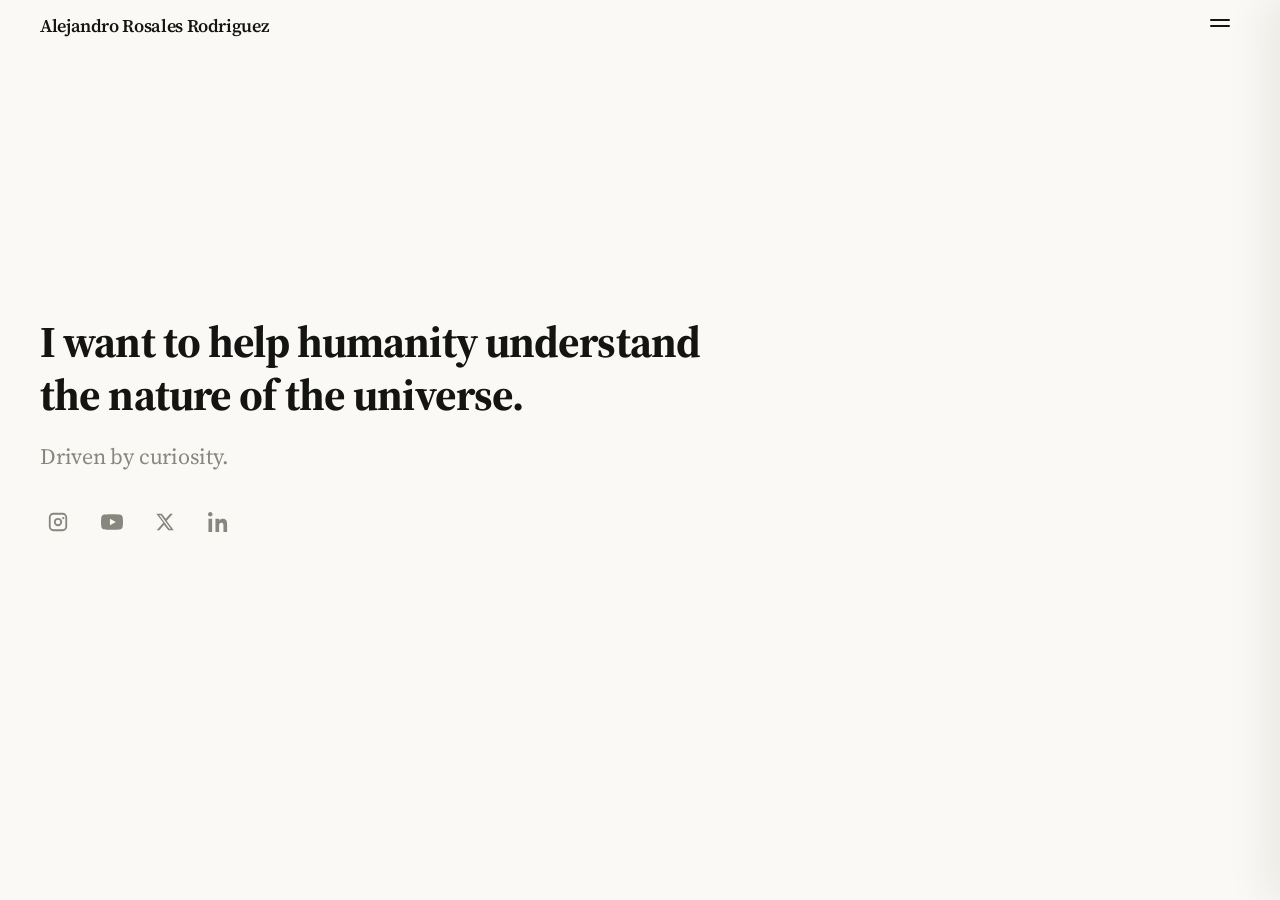
<file: index.html>
<!DOCTYPE html>
<html lang="en">
<head>
  <link rel="icon" href="/favicon.ico" sizes="any">
  <link rel="icon" type="image/png" sizes="32x32" href="/favicon-32.png">
  <link rel="icon" type="image/png" sizes="16x16" href="/favicon-16.png">
  <link rel="apple-touch-icon" href="/apple-touch-icon.png">
  <meta charset="utf-8">
  <meta name="viewport" content="width=device-width, initial-scale=1">
  <title>Alejandro Rosales Rodriguez</title>
  <link rel="preconnect" href="https://fonts.googleapis.com">
  <link rel="preconnect" href="https://fonts.gstatic.com" crossorigin>
  <link href="https://fonts.googleapis.com/css2?family=Outfit:wght@400;500;600&family=Source+Serif+4:opsz,wght@8..60,400;8..60,600;8..60,700&display=swap" rel="stylesheet">
  <link rel="stylesheet" href="/css/site.css?v=spanish17">
</head>
<body>
  <nav class="site-nav" aria-label="Primary">
    <a class="nav-mark" href="/">Alejandro Rosales Rodriguez</a>
    <button type="button" class="nav-toggle" id="nav-toggle" aria-expanded="false" aria-controls="site-drawer" aria-label="Open menu">
      <span class="nav-toggle__bars" aria-hidden="true"></span>
    </button>
  </nav>
  <div class="nav-drawer" id="site-drawer" aria-hidden="true">
    <button type="button" class="nav-drawer__backdrop" id="nav-backdrop" tabindex="-1" aria-label="Close menu"></button>
    <aside class="nav-drawer__panel" role="dialog" aria-modal="true" aria-label="Menu">
      <button type="button" class="nav-drawer__close" id="nav-close" aria-label="Close menu">&times;</button>
      <ul class="nav-drawer__links">
        <li><a href="/story/">Story</a></li>
        <li><a href="/technology/">Technology</a></li>
        <li><a href="/teaching-spanish/">Teaching Spanish</a></li>
        <li><a href="/music/">Music</a></li>
        <li><a href="/travel/">Travel</a></li>
        <li><a href="/projects/">Projects</a></li>
        <li><a href="/watched/">Watched</a></li>
        <li><a href="/favorite-movies/">Favorite Movies</a></li>
        <li><a href="/reading/">Reading</a></li>
      </ul>
    </aside>
  </div>
  <main class="page page--home">
    <div class="home-hero">
      <p class="home-manifesto"><span class="line">I want to help humanity understand</span><span class="line">the nature of the universe.</span></p>
      <p class="home-tagline">Driven by curiosity.</p>
      <ul class="home-social" aria-label="Social">
        <li>
          <a class="home-social__link" href="https://www.instagram.com/alexrosrgz/" target="_blank" rel="noopener noreferrer" aria-label="Instagram">
            <svg viewBox="0 0 24 24" width="22" height="22" aria-hidden="true" focusable="false"><path fill="currentColor" d="M7 2h10a5 5 0 0 1 5 5v10a5 5 0 0 1-5 5H7a5 5 0 0 1-5-5V7a5 5 0 0 1 5-5zm0 2a3 3 0 0 0-3 3v10a3 3 0 0 0 3 3h10a3 3 0 0 0 3-3V7a3 3 0 0 0-3-3H7zm5 3.5A4.5 4.5 0 1 1 7.5 12 4.5 4.5 0 0 1 12 7.5zm0 2A2.5 2.5 0 1 0 14.5 12 2.5 2.5 0 0 0 12 9.5zM17.75 6.5a1.25 1.25 0 1 1-1.25 1.25 1.25 1.25 0 0 1 1.25-1.25z"/></svg>
          </a>
        </li>
        <li>
          <a class="home-social__link" href="https://www.youtube.com/@alexrosrgz" target="_blank" rel="noopener noreferrer" aria-label="YouTube">
            <svg viewBox="0 0 24 24" width="22" height="22" aria-hidden="true" focusable="false"><path fill="currentColor" d="M23.5 6.2a3 3 0 0 0-2.1-2.1C19.5 3.5 12 3.5 12 3.5s-7.5 0-9.4.6A3 3 0 0 0 .5 6.2 31.5 31.5 0 0 0 0 12a31.5 31.5 0 0 0 .5 5.8 3 3 0 0 0 2.1 2.1c1.9.6 9.4.6 9.4.6s7.5 0 9.4-.6a3 3 0 0 0 2.1-2.1A31.5 31.5 0 0 0 24 12a31.5 31.5 0 0 0-.5-5.8zM9.75 15.5v-7l6.5 3.5-6.5 3.5z"/></svg>
          </a>
        </li>
        <li>
          <a class="home-social__link" href="https://x.com/alexrosrgz" target="_blank" rel="noopener noreferrer" aria-label="X">
            <svg viewBox="0 0 24 24" width="20" height="20" aria-hidden="true" focusable="false"><path fill="currentColor" d="M18.244 2H21.5l-7.5 8.57L22.5 22h-6.56l-5.14-6.72L5.2 22H1.94l8.03-9.17L1.5 2h6.72l4.64 6.14L18.244 2zm-1.15 18h1.8L7.02 3.94H5.1L17.094 20z"/></svg>
          </a>
        </li>
        <li>
          <a class="home-social__link" href="https://www.linkedin.com/in/alexrosrgz" target="_blank" rel="noopener noreferrer" aria-label="LinkedIn">
            <svg viewBox="0 0 24 24" width="22" height="22" aria-hidden="true" focusable="false"><path fill="currentColor" d="M4.98 3.5C4.98 4.88 3.86 6 2.5 6S0 4.88 0 3.5 1.12 1 2.5 1s2.48 1.12 2.48 2.5zM.5 8.5h4V23h-4V8.5zM8.5 8.5h3.8v2h.05c.53-1 1.82-2.05 3.75-2.05 4.01 0 4.75 2.64 4.75 6.07V23h-4v-6.6c0-1.57-.03-3.59-2.19-3.59-2.19 0-2.53 1.71-2.53 3.48V23h-4V8.5z"/></svg>
          </a>
        </li>
      </ul>
    </div>
  </main>
  <script src="/js/nav.js?v=sidebar1" defer></script>
</body>
</html>
</file>
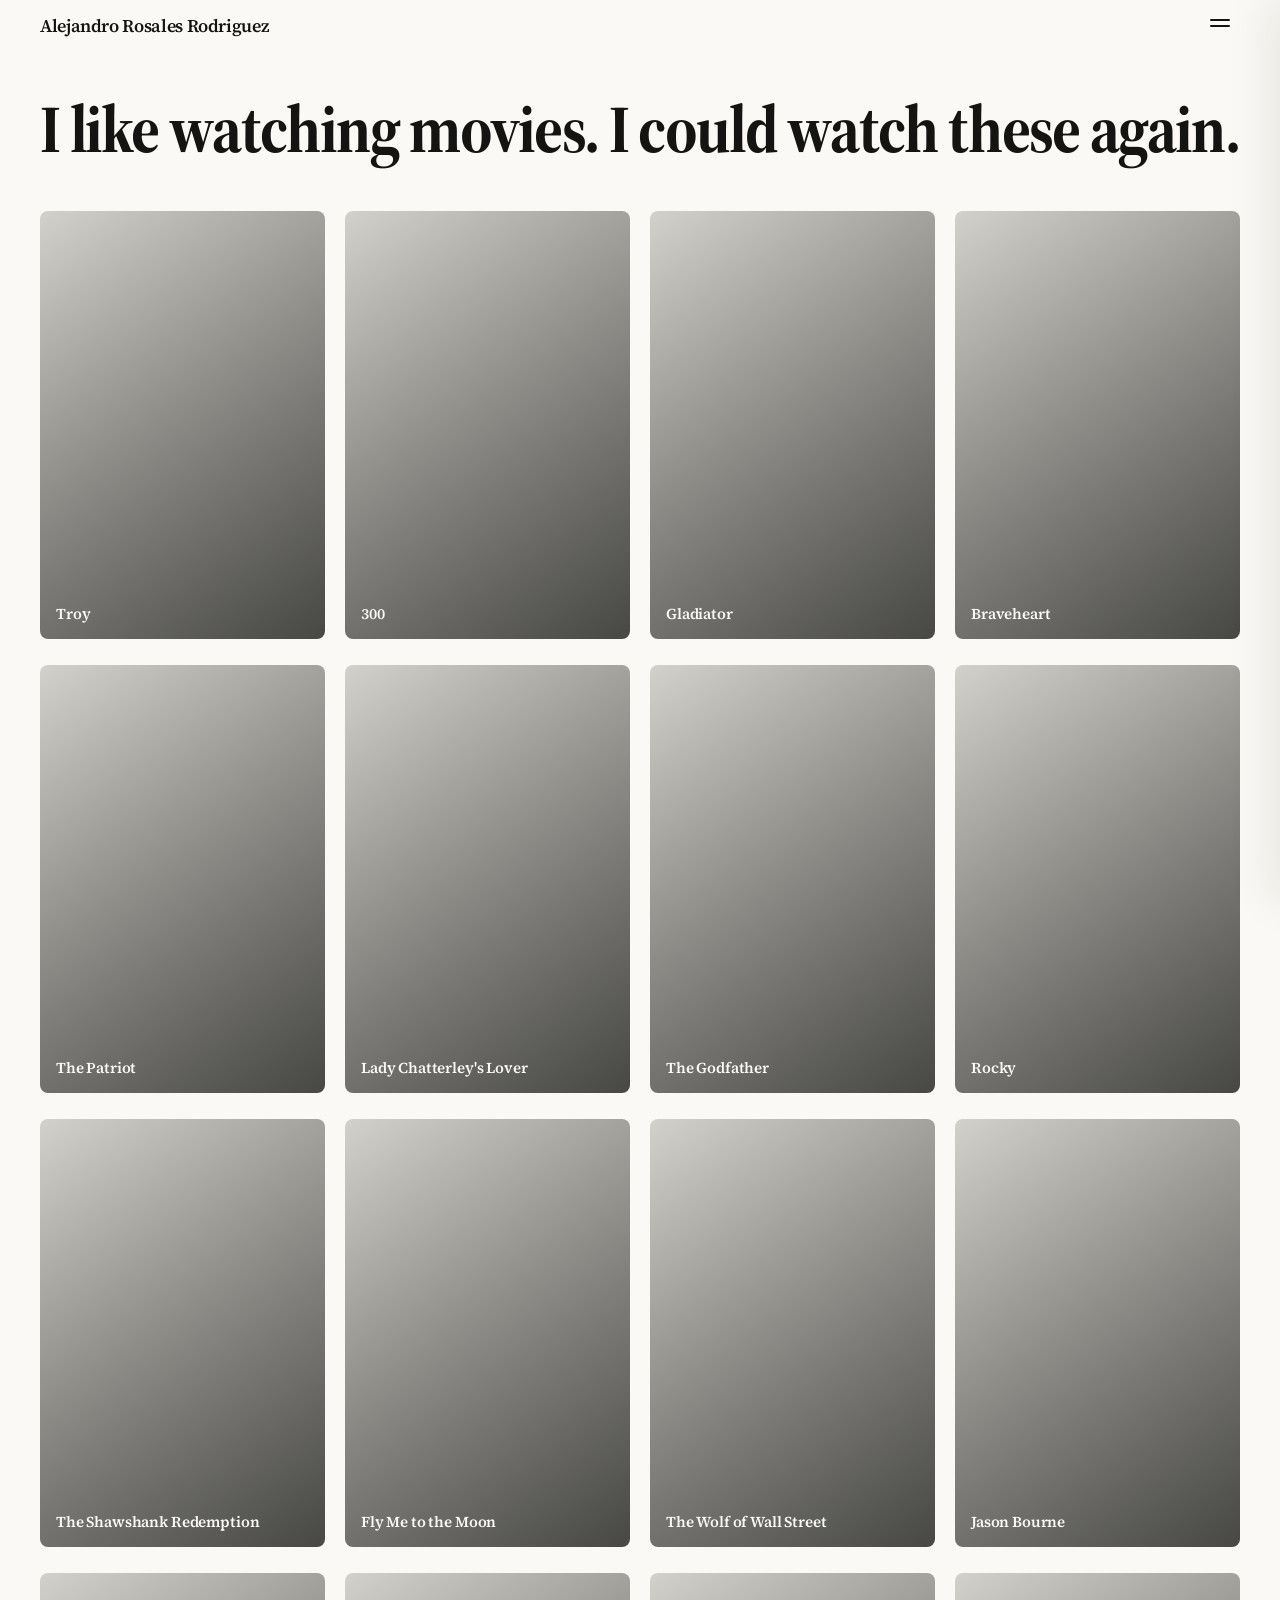
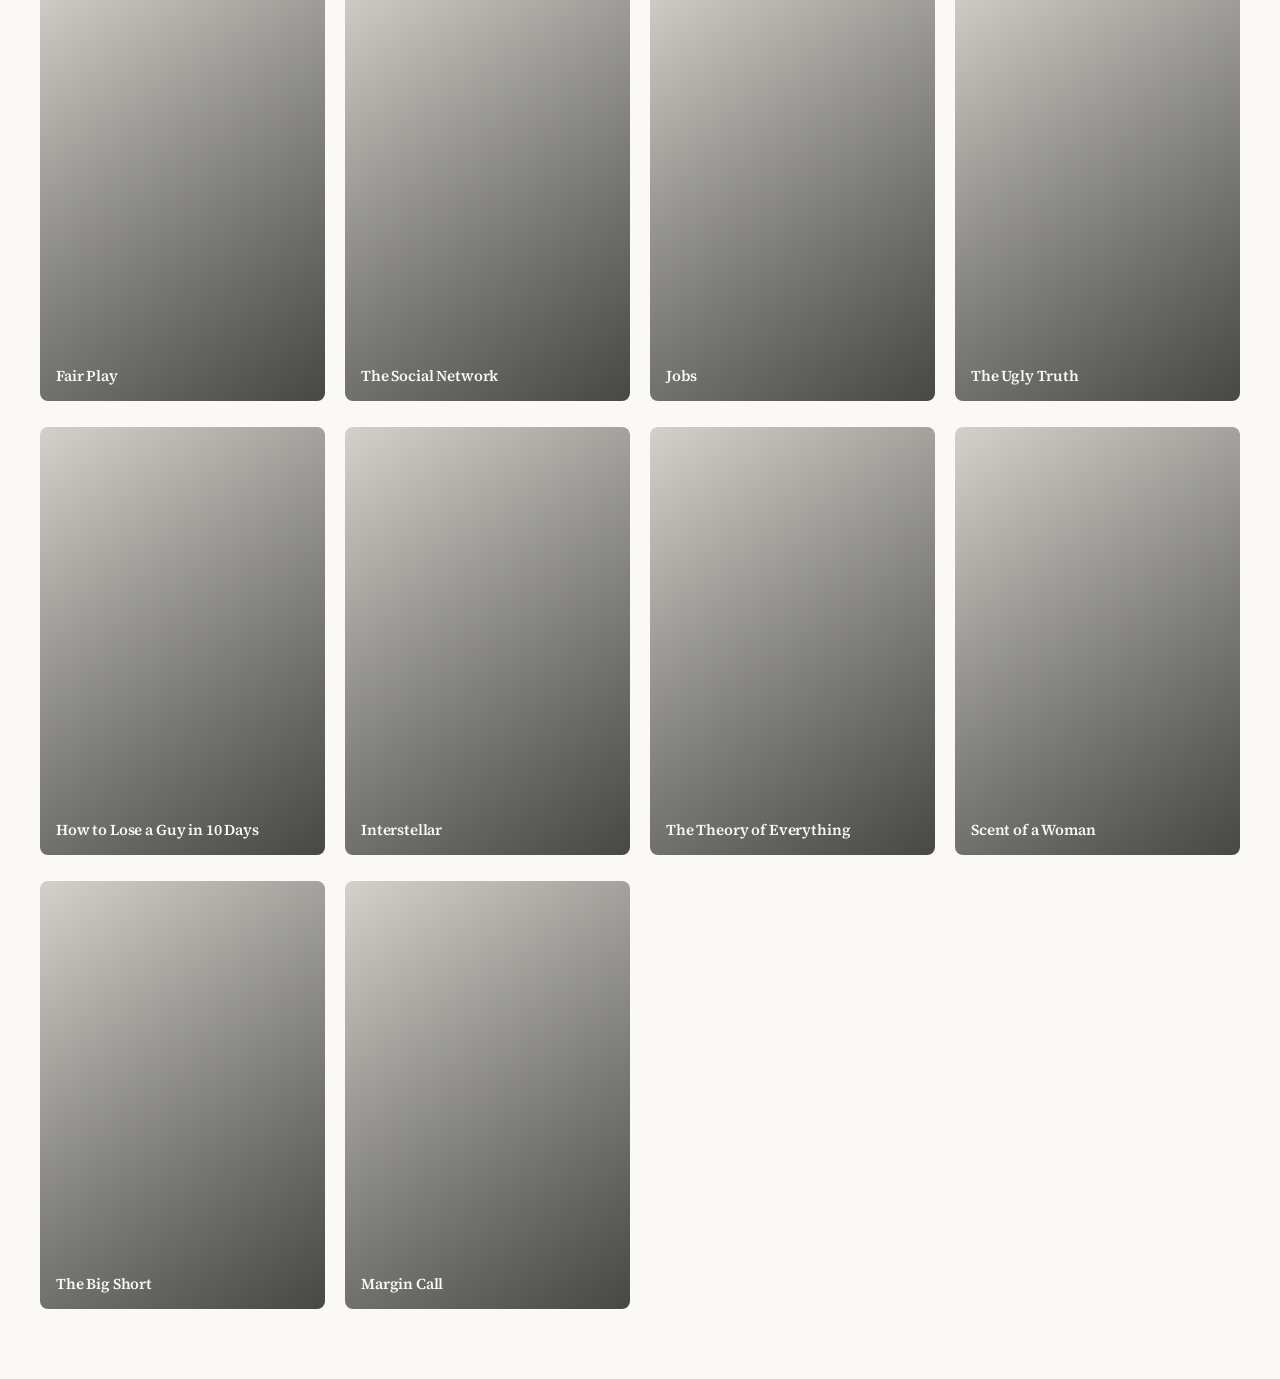
<file: favorite-movies/index.html>
<!DOCTYPE html>
<html lang="en">
<head>
  <link rel="icon" href="/favicon.ico" sizes="any">
  <link rel="icon" type="image/png" sizes="32x32" href="/favicon-32.png">
  <link rel="icon" type="image/png" sizes="16x16" href="/favicon-16.png">
  <link rel="apple-touch-icon" href="/apple-touch-icon.png">
  <meta charset="utf-8">
  <meta name="viewport" content="width=device-width, initial-scale=1">
  <title>Alejandro Rosales Rodriguez</title>
  <link rel="preconnect" href="https://fonts.googleapis.com">
  <link rel="preconnect" href="https://fonts.gstatic.com" crossorigin>
  <link href="https://fonts.googleapis.com/css2?family=Outfit:wght@400;500;600&family=Source+Serif+4:opsz,wght@8..60,400;8..60,600;8..60,700&display=swap" rel="stylesheet">
  <link rel="stylesheet" href="/css/site.css?v=sidebar1">
</head>
<body>
  <nav class="site-nav" aria-label="Primary">
    <a class="nav-mark" href="/">Alejandro Rosales Rodriguez</a>
    <button type="button" class="nav-toggle" id="nav-toggle" aria-expanded="false" aria-controls="site-drawer" aria-label="Open menu">
      <span class="nav-toggle__bars" aria-hidden="true"></span>
    </button>
  </nav>
  <div class="nav-drawer" id="site-drawer" aria-hidden="true">
    <button type="button" class="nav-drawer__backdrop" id="nav-backdrop" tabindex="-1" aria-label="Close menu"></button>
    <aside class="nav-drawer__panel" role="dialog" aria-modal="true" aria-label="Menu">
      <button type="button" class="nav-drawer__close" id="nav-close" aria-label="Close menu">&times;</button>
      <ul class="nav-drawer__links">
        <li><a href="/story/">Story</a></li>
        <li><a href="/technology/">Technology</a></li>
        <li><a href="/teaching-spanish/">Teaching Spanish</a></li>
        <li><a href="/music/">Music</a></li>
        <li><a href="/travel/">Travel</a></li>
        <li><a href="/projects/">Projects</a></li>
        <li><a href="/watched/">Watched</a></li>
        <li><a href="/favorite-movies/" class="is-active" aria-current="page">Favorite Movies</a></li>
        <li><a href="/reading/">Reading</a></li>
      </ul>
    </aside>
  </div>
  <main class="page page--watched page--favorites">
    <div class="favorites-statement-wrap" role="group" aria-label="I like watching movies. I could watch these again.">
      <svg class="favorites-statement-svg" viewBox="0 0 1000 86" width="100%" preserveAspectRatio="xMidYMid meet" overflow="visible" aria-hidden="true" focusable="false">
        <text x="0" y="63" textLength="1000" lengthAdjust="spacingAndGlyphs" font-family="'Source Serif 4', Georgia, serif" font-size="56" font-weight="700" letter-spacing="-1.5">I like watching movies. I could watch these again.</text>
      </svg>
    </div>
    <ul class="poster-grid" id="poster-grid" aria-label="Favorite movies"></ul>
  </main>

  <div class="modal" id="movie-modal" aria-hidden="true" role="dialog" aria-modal="true" aria-labelledby="modal-title">
    <button type="button" class="modal-backdrop" id="modal-backdrop" tabindex="-1" aria-label="Close"></button>
    <div class="modal-panel">
      <button type="button" class="modal-close" id="modal-close" aria-label="Close">&times;</button>
      <h2 class="modal-title" id="modal-title"></h2>
      <p class="modal-year" id="modal-year"></p>
      <p class="modal-note" id="modal-note" hidden></p>
    </div>
  </div>

  <script src="/js/favorites.js?v=feel11" defer></script>
  <script src="/js/nav.js?v=sidebar1" defer></script>
</body>
</html>
</file>
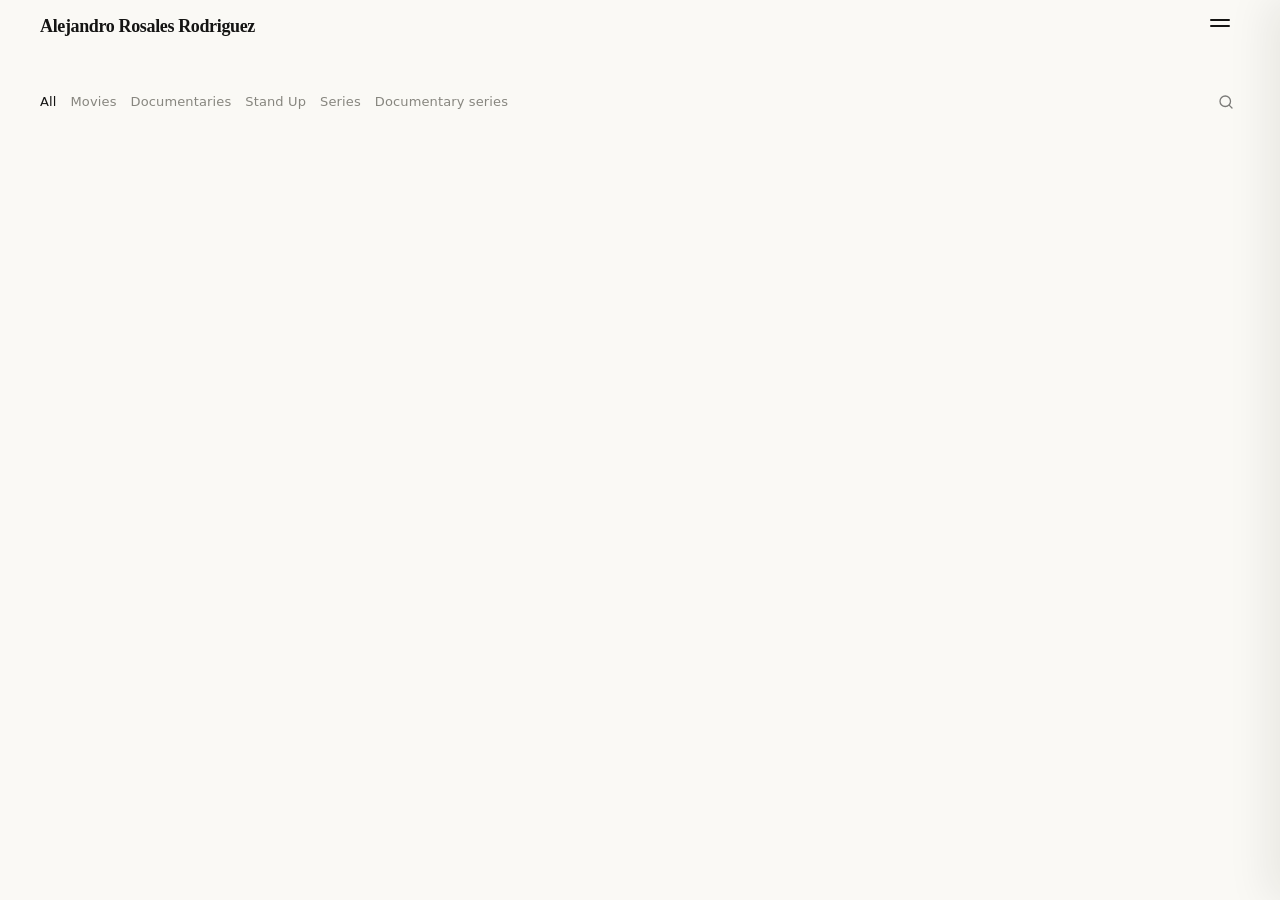
<file: movies/index.html>
<!DOCTYPE html>
<html lang="en">
<head>
  <link rel="icon" href="/favicon.ico" sizes="any">
  <link rel="icon" type="image/png" sizes="32x32" href="/favicon-32.png">
  <link rel="icon" type="image/png" sizes="16x16" href="/favicon-16.png">
  <link rel="apple-touch-icon" href="/apple-touch-icon.png">
  <meta charset="utf-8">
  <meta name="viewport" content="width=device-width, initial-scale=1">
  <title>Alejandro Rosales Rodriguez</title>
  <meta http-equiv="refresh" content="0; url=/watched/">
  <link rel="canonical" href="https://alexrosrgz.github.io/watched/">
</head>
<body>
  <p><a href="/watched/">Moved to Watched</a></p>
</body>
</html>
</file>
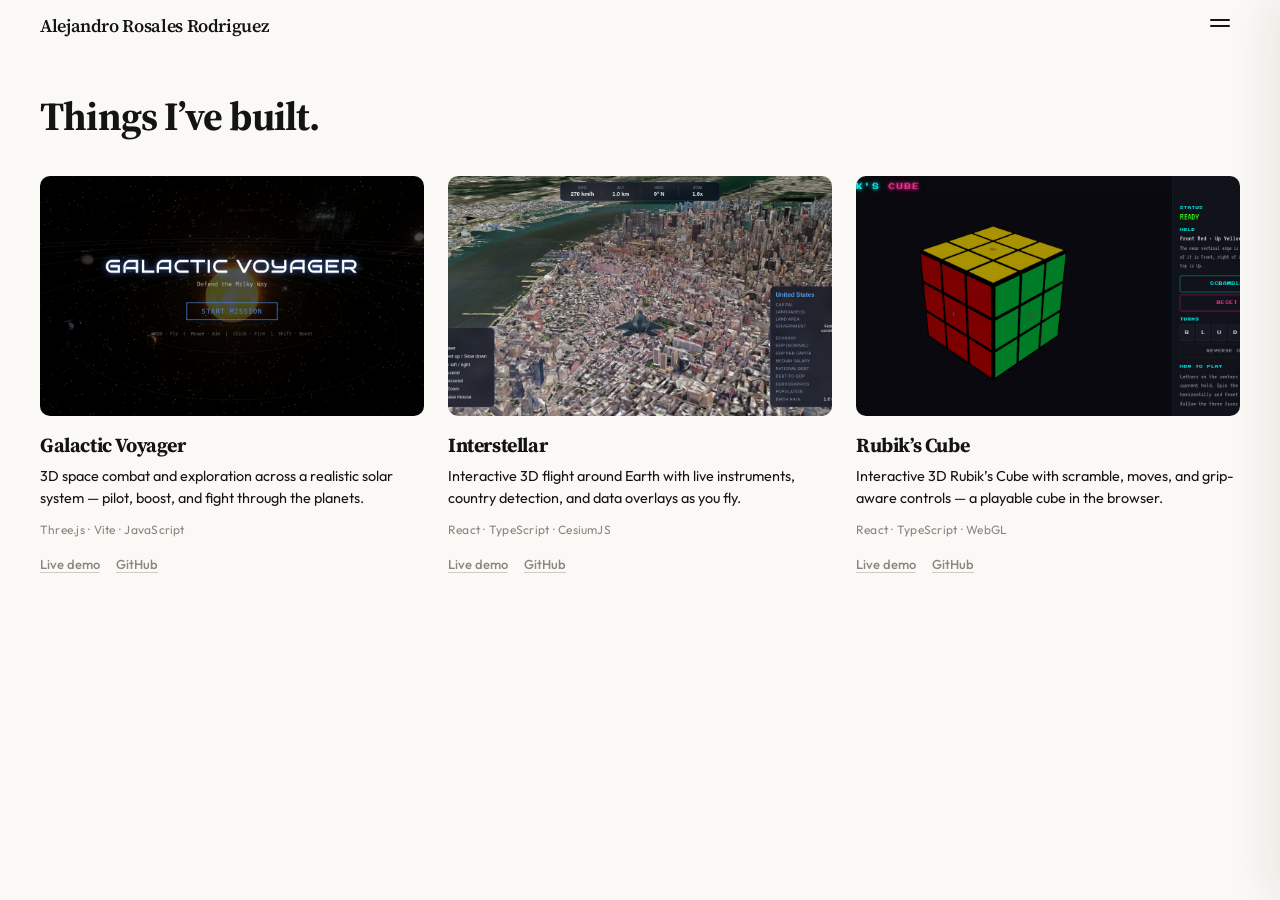
<file: projects/index.html>
<!DOCTYPE html>
<html lang="en">
<head>
  <link rel="icon" href="/favicon.ico" sizes="any">
  <link rel="icon" type="image/png" sizes="32x32" href="/favicon-32.png">
  <link rel="icon" type="image/png" sizes="16x16" href="/favicon-16.png">
  <link rel="apple-touch-icon" href="/apple-touch-icon.png">
  <meta charset="utf-8">
  <meta name="viewport" content="width=device-width, initial-scale=1">
  <title>Alejandro Rosales Rodriguez</title>
  <link rel="preconnect" href="https://fonts.googleapis.com">
  <link rel="preconnect" href="https://fonts.gstatic.com" crossorigin>
  <link href="https://fonts.googleapis.com/css2?family=Outfit:wght@400;500;600&family=Source+Serif+4:opsz,wght@8..60,400;8..60,600;8..60,700&display=swap" rel="stylesheet">
  <link rel="stylesheet" href="/css/site.css?v=spanish17">
</head>
<body>
  <nav class="site-nav" aria-label="Primary">
    <a class="nav-mark" href="/">Alejandro Rosales Rodriguez</a>
    <button type="button" class="nav-toggle" id="nav-toggle" aria-expanded="false" aria-controls="site-drawer" aria-label="Open menu">
      <span class="nav-toggle__bars" aria-hidden="true"></span>
    </button>
  </nav>
  <div class="nav-drawer" id="site-drawer" aria-hidden="true">
    <button type="button" class="nav-drawer__backdrop" id="nav-backdrop" tabindex="-1" aria-label="Close menu"></button>
    <aside class="nav-drawer__panel" role="dialog" aria-modal="true" aria-label="Menu">
      <button type="button" class="nav-drawer__close" id="nav-close" aria-label="Close menu">&times;</button>
      <ul class="nav-drawer__links">
        <li><a href="/story/">Story</a></li>
        <li><a href="/technology/">Technology</a></li>
        <li><a href="/teaching-spanish/">Teaching Spanish</a></li>
        <li><a href="/music/">Music</a></li>
        <li><a href="/travel/">Travel</a></li>
        <li><a href="/projects/" class="is-active" aria-current="page">Projects</a></li>
        <li><a href="/watched/">Watched</a></li>
        <li><a href="/favorite-movies/">Favorite Movies</a></li>
        <li><a href="/reading/">Reading</a></li>
      </ul>
    </aside>
  </div>
  <main class="page page--projects">
    <p class="projects-intro">Things I’ve built.</p>
    <ul class="projects-grid">
      <li class="project-card">
        <a class="project-card__media" href="https://galactic-voyager.vercel.app/" target="_blank" rel="noopener noreferrer">
          <img src="/projects/assets/galactic-voyager.jpg" alt="Galactic Voyager gameplay" width="960" height="600" loading="eager">
        </a>
        <h2 class="project-card__title">Galactic Voyager</h2>
        <p class="project-card__blurb">3D space combat and exploration across a realistic solar system — pilot, boost, and fight through the planets.</p>
        <p class="project-card__meta">Three.js · Vite · JavaScript</p>
        <ul class="project-card__links">
          <li><a href="https://galactic-voyager.vercel.app/" target="_blank" rel="noopener noreferrer">Live demo</a></li>
          <li><a href="https://github.com/alexrosrgz/GalacticVoyager" target="_blank" rel="noopener noreferrer">GitHub</a></li>
        </ul>
      </li>
      <li class="project-card">
        <a class="project-card__media" href="https://interstellar-beta-pink.vercel.app/" target="_blank" rel="noopener noreferrer">
          <img src="/projects/assets/interstellar.jpg" alt="Interstellar Earth flight simulator" width="960" height="600" loading="eager">
        </a>
        <h2 class="project-card__title">Interstellar</h2>
        <p class="project-card__blurb">Interactive 3D flight around Earth with live instruments, country detection, and data overlays as you fly.</p>
        <p class="project-card__meta">React · TypeScript · CesiumJS</p>
        <ul class="project-card__links">
          <li><a href="https://interstellar-beta-pink.vercel.app/" target="_blank" rel="noopener noreferrer">Live demo</a></li>
          <li><a href="https://github.com/alexrosrgz/Interstellar" target="_blank" rel="noopener noreferrer">GitHub</a></li>
        </ul>
      </li>
      <li class="project-card">
        <a class="project-card__media" href="https://rubikscube.grok.me/" target="_blank" rel="noopener noreferrer">
          <img src="/projects/assets/rubiks-cube.jpg" alt="Interactive Rubik’s Cube" width="960" height="600" loading="lazy">
        </a>
        <h2 class="project-card__title">Rubik’s Cube</h2>
        <p class="project-card__blurb">Interactive 3D Rubik’s Cube with scramble, moves, and grip-aware controls — a playable cube in the browser.</p>
        <p class="project-card__meta">React · TypeScript · WebGL</p>
        <ul class="project-card__links">
          <li><a href="https://rubikscube.grok.me/" target="_blank" rel="noopener noreferrer">Live demo</a></li>
          <li><a href="https://github.com/alexrosrgz/rubikscube" target="_blank" rel="noopener noreferrer">GitHub</a></li>
        </ul>
      </li>
    </ul>
  </main>
  <script src="/js/nav.js?v=sidebar1" defer></script>
</body>
</html>
</file>
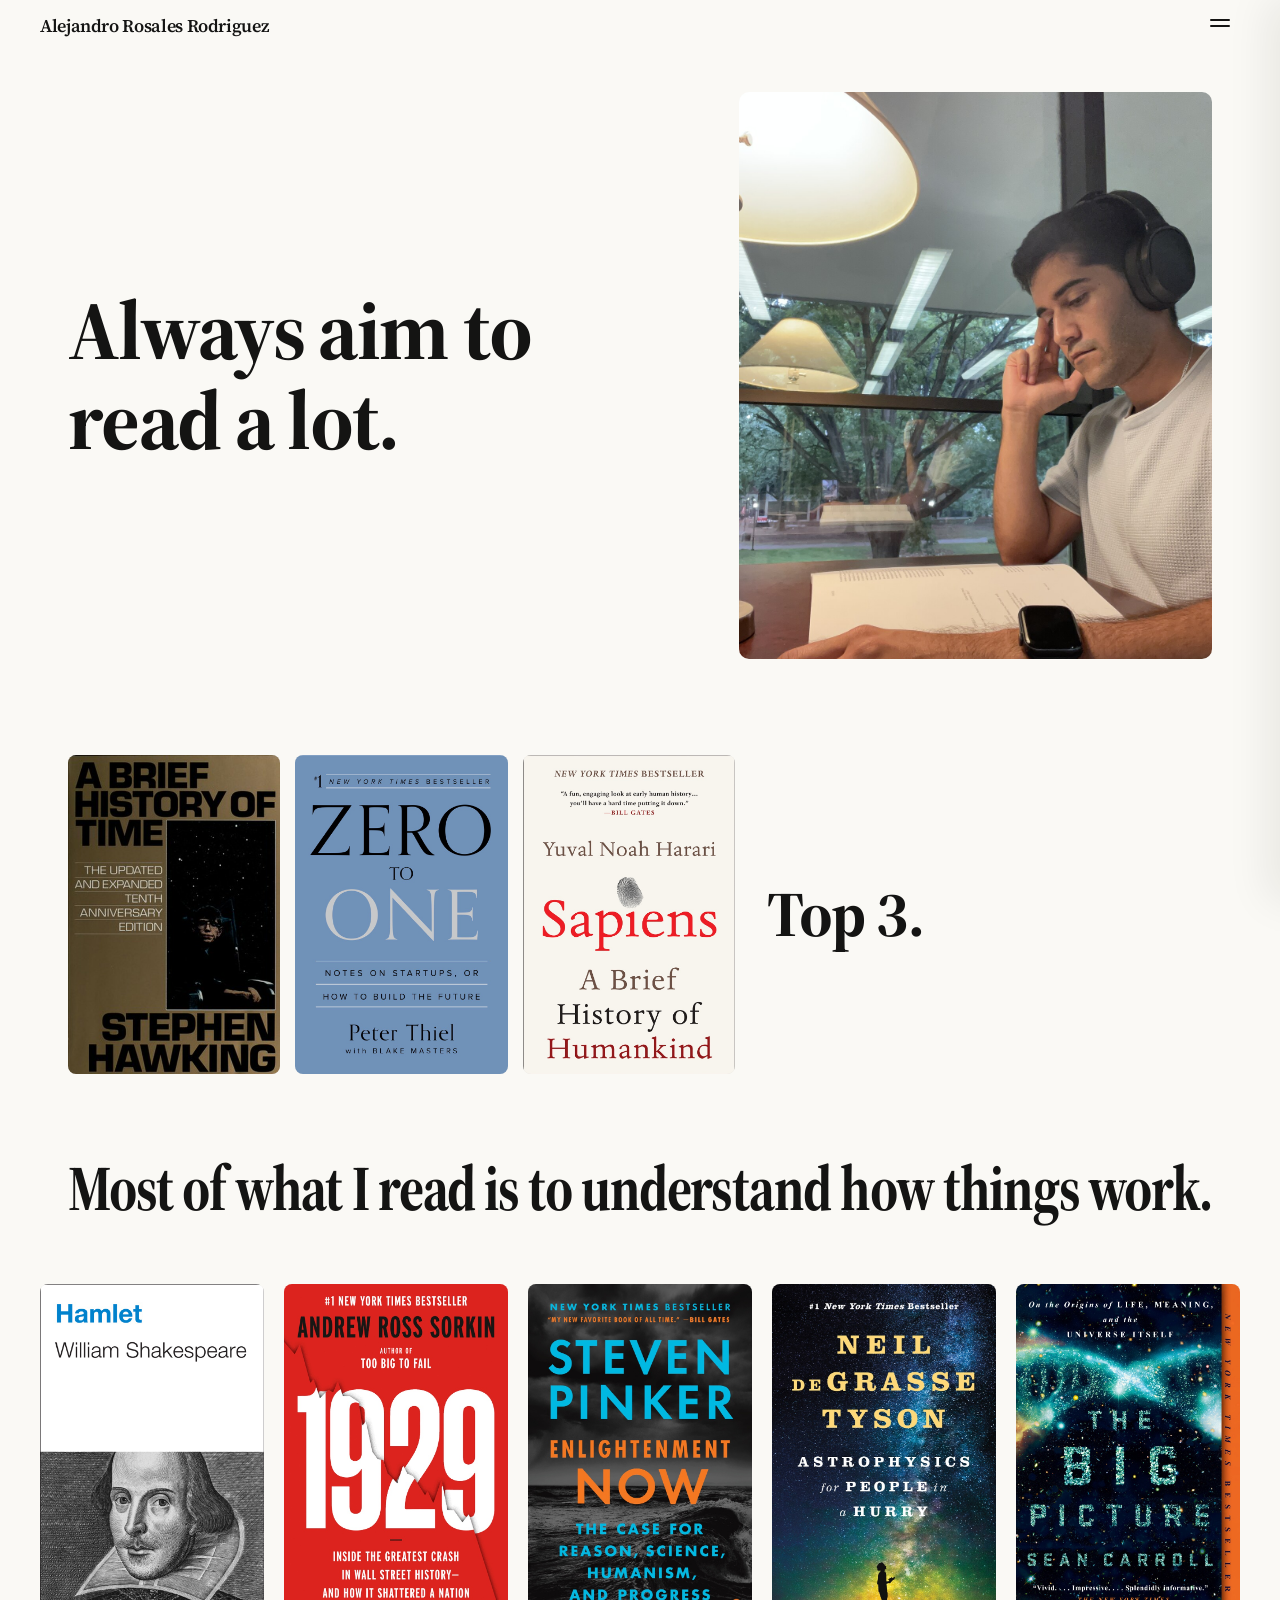
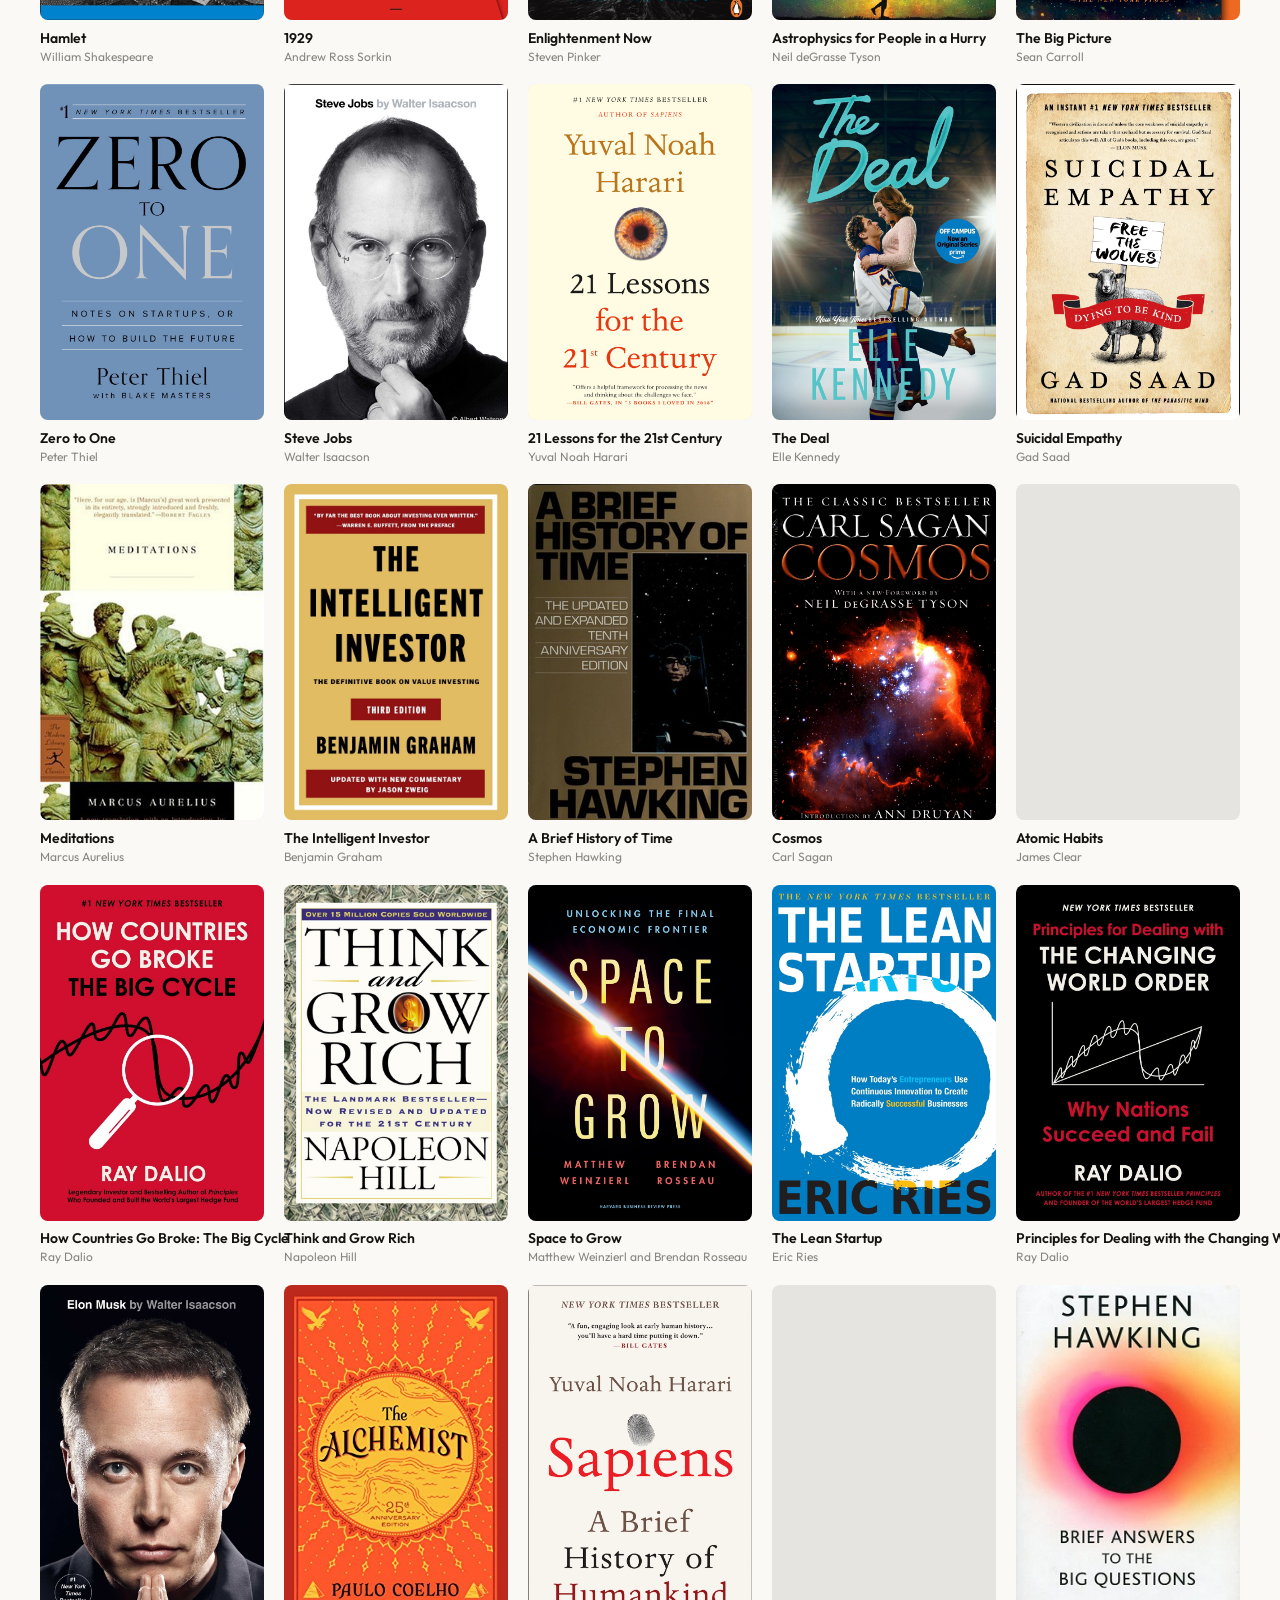
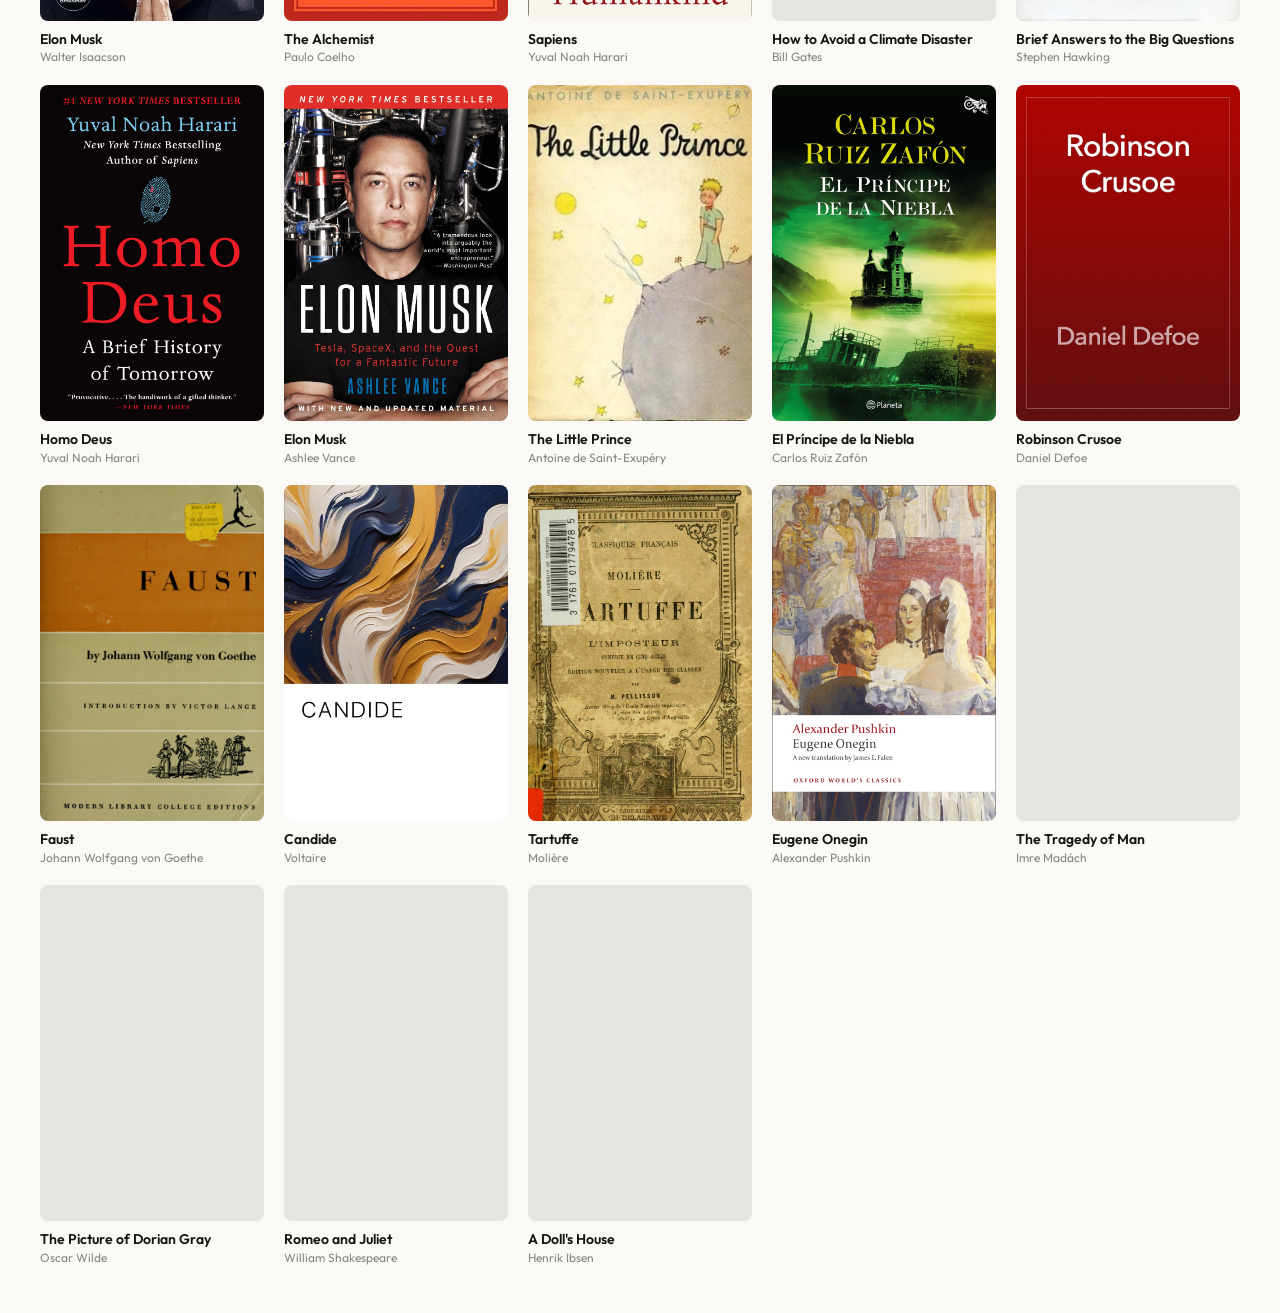
<file: reading/index.html>
<!DOCTYPE html>
<html lang="en">
<head>
  <link rel="icon" href="/favicon.ico" sizes="any">
  <link rel="icon" type="image/png" sizes="32x32" href="/favicon-32.png">
  <link rel="icon" type="image/png" sizes="16x16" href="/favicon-16.png">
  <link rel="apple-touch-icon" href="/apple-touch-icon.png">
  <meta charset="utf-8">
  <meta name="viewport" content="width=device-width, initial-scale=1">
  <title>Alejandro Rosales Rodriguez</title>
  <link rel="preconnect" href="https://fonts.googleapis.com">
  <link rel="preconnect" href="https://fonts.gstatic.com" crossorigin>
  <link href="https://fonts.googleapis.com/css2?family=Outfit:wght@400;500;600&family=Source+Serif+4:opsz,wght@8..60,400;8..60,600&display=swap" rel="stylesheet">
  <link rel="stylesheet" href="/css/site.css?v=sidebar1">
</head>
<body>
  <nav class="site-nav" aria-label="Primary">
    <a class="nav-mark" href="/">Alejandro Rosales Rodriguez</a>
    <button type="button" class="nav-toggle" id="nav-toggle" aria-expanded="false" aria-controls="site-drawer" aria-label="Open menu">
      <span class="nav-toggle__bars" aria-hidden="true"></span>
    </button>
  </nav>
  <div class="nav-drawer" id="site-drawer" aria-hidden="true">
    <button type="button" class="nav-drawer__backdrop" id="nav-backdrop" tabindex="-1" aria-label="Close menu"></button>
    <aside class="nav-drawer__panel" role="dialog" aria-modal="true" aria-label="Menu">
      <button type="button" class="nav-drawer__close" id="nav-close" aria-label="Close menu">&times;</button>
      <ul class="nav-drawer__links">
        <li><a href="/story/">Story</a></li>
        <li><a href="/technology/">Technology</a></li>
        <li><a href="/teaching-spanish/">Teaching Spanish</a></li>
        <li><a href="/music/">Music</a></li>
        <li><a href="/travel/">Travel</a></li>
        <li><a href="/projects/">Projects</a></li>
        <li><a href="/watched/">Watched</a></li>
        <li><a href="/favorite-movies/">Favorite Movies</a></li>
        <li><a href="/reading/" class="is-active" aria-current="page">Reading</a></li>
      </ul>
    </aside>
  </div>
  <main class="page page--reading">
    <section class="reading-hero" aria-label="Reading">
      <p class="reading-hero__statement">Always aim to<br>read a lot.</p>
      <figure class="reading-hero__photo">
        <img
          src="/reading/hero.jpg"
          alt="Alejandro reading at a desk"
          width="1200"
          height="1600"
          decoding="async"
          fetchpriority="high"
        >
      </figure>
    </section>
    <section class="reading-top3" aria-label="Top 3">
      <ul class="reading-top3__covers" id="reading-top3"></ul>
      <p class="reading-top3__statement">Top 3.</p>
    </section>
    <div class="reading-shelf-statement-wrap" role="group" aria-label="Most of what I read is to understand how things work.">
      <svg class="reading-shelf-statement-svg" viewBox="0 0 1000 86" width="100%" preserveAspectRatio="xMidYMid meet" overflow="visible" aria-hidden="true" focusable="false">
        <text x="0" y="63" textLength="1000" lengthAdjust="spacingAndGlyphs" font-family="'Source Serif 4', Georgia, serif" font-size="56" font-weight="700" letter-spacing="-1.5">Most of what I read is to understand how things work.</text>
      </svg>
    </div>
    <ul class="reading-grid" id="reading-grid" aria-label="Books"></ul>
  </main>

  <div class="modal" id="book-modal" aria-hidden="true" role="dialog" aria-modal="true" aria-labelledby="modal-title">
    <button type="button" class="modal-backdrop" id="modal-backdrop" tabindex="-1" aria-label="Close"></button>
    <div class="modal-panel">
      <button type="button" class="modal-close" id="modal-close" aria-label="Close">&times;</button>
      <h2 class="modal-title" id="modal-title"></h2>
      <p class="modal-year" id="modal-meta"></p>
      <p class="modal-note" id="modal-note" hidden></p>
    </div>
  </div>

  <script src="/js/reading.js?v=top3" defer></script>
  <script src="/js/nav.js?v=sidebar1" defer></script>
</body>
</html>
</file>
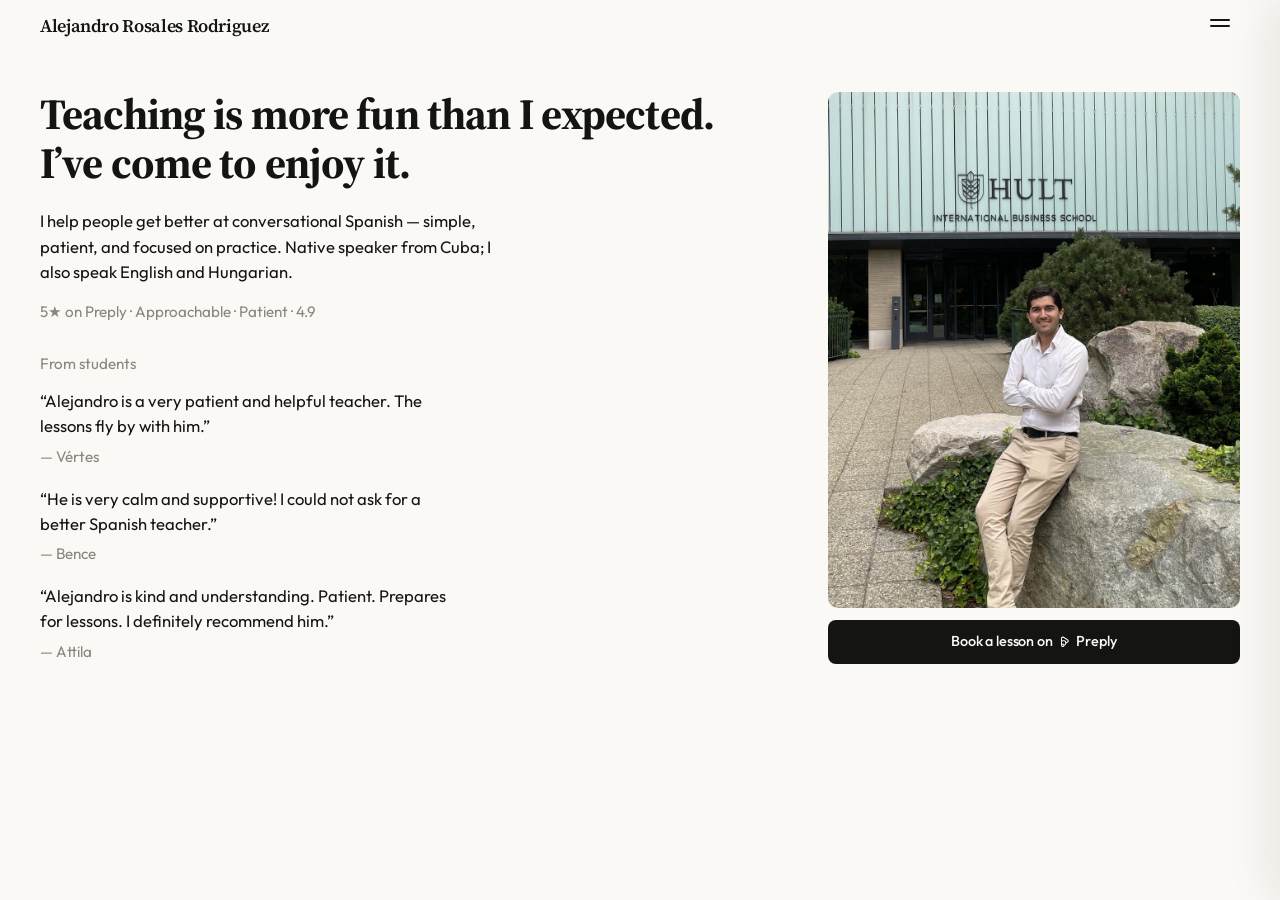
<file: teaching-spanish/index.html>
<!DOCTYPE html>
<html lang="en">
<head>
  <link rel="icon" href="/favicon.ico" sizes="any">
  <link rel="icon" type="image/png" sizes="32x32" href="/favicon-32.png">
  <link rel="icon" type="image/png" sizes="16x16" href="/favicon-16.png">
  <link rel="apple-touch-icon" href="/apple-touch-icon.png">
  <meta charset="utf-8">
  <meta name="viewport" content="width=device-width, initial-scale=1">
  <title>Alejandro Rosales Rodriguez</title>
  <link rel="preconnect" href="https://fonts.googleapis.com">
  <link rel="preconnect" href="https://fonts.gstatic.com" crossorigin>
  <link href="https://fonts.googleapis.com/css2?family=Outfit:wght@400;500;600&family=Source+Serif+4:opsz,wght@8..60,400;8..60,600;8..60,700&display=swap" rel="stylesheet">
  <link rel="stylesheet" href="/css/site.css?v=cta1">
</head>
<body>
  <nav class="site-nav" aria-label="Primary">
    <a class="nav-mark" href="/">Alejandro Rosales Rodriguez</a>
    <button type="button" class="nav-toggle" id="nav-toggle" aria-expanded="false" aria-controls="site-drawer" aria-label="Open menu">
      <span class="nav-toggle__bars" aria-hidden="true"></span>
    </button>
  </nav>
  <div class="nav-drawer" id="site-drawer" aria-hidden="true">
    <button type="button" class="nav-drawer__backdrop" id="nav-backdrop" tabindex="-1" aria-label="Close menu"></button>
    <aside class="nav-drawer__panel" role="dialog" aria-modal="true" aria-label="Menu">
      <button type="button" class="nav-drawer__close" id="nav-close" aria-label="Close menu">&times;</button>
      <ul class="nav-drawer__links">
        <li><a href="/story/">Story</a></li>
        <li><a href="/technology/">Technology</a></li>
        <li><a href="/teaching-spanish/" class="is-active" aria-current="page">Teaching Spanish</a></li>
        <li><a href="/music/">Music</a></li>
        <li><a href="/travel/">Travel</a></li>
        <li><a href="/projects/">Projects</a></li>
        <li><a href="/watched/">Watched</a></li>
        <li><a href="/favorite-movies/">Favorite Movies</a></li>
        <li><a href="/reading/">Reading</a></li>
      </ul>
    </aside>
  </div>
  <main class="page page--teaching-spanish">
    <section class="teaching-hero" aria-label="Teaching Spanish">
      <div class="teaching-hero__main">
        <p class="teaching-hero__statement"><span class="teaching-hero__line">Teaching is more fun than I expected.</span><span class="teaching-hero__line">I’ve come to enjoy it.</span></p>
        <p class="teaching-about">I help people get better at conversational Spanish — simple, patient, and focused on practice. Native speaker from Cuba; I also speak English and Hungarian.</p>
        <p class="teaching-meta">5★ on Preply · Approachable · Patient · 4.9</p>

        <div class="teaching-quotes-wrap">
              <h2 class="teaching-section-label">From students</h2>
              <ul class="teaching-quotes">
                <li>
                  <blockquote class="teaching-quote">
                    <p>“Alejandro is a very patient and helpful teacher. The lessons fly by with him.”</p>
                    <footer>— Vértes</footer>
                  </blockquote>
                </li>
                <li>
                  <blockquote class="teaching-quote">
                    <p>“He is very calm and supportive! I could not ask for a better Spanish teacher.”</p>
                    <footer>— Bence</footer>
                  </blockquote>
                </li>
                <li>
                  <blockquote class="teaching-quote">
                    <p>“Alejandro is kind and understanding. Patient. Prepares for lessons. I definitely recommend him.”</p>
                    <footer>— Attila</footer>
                  </blockquote>
                </li>
              </ul>
            </div>
      </div>
      <div class="teaching-hero__aside">
        <figure class="teaching-hero__photo">
          <img src="/teaching-spanish/hero.jpg?v=liked1" alt="Alejandro" width="1000" height="1250" decoding="async" fetchpriority="high">
        </figure>
        <a class="teaching-cta" href="https://preply.com/en/tutor/7121040" target="_blank" rel="noopener noreferrer">Book a lesson on <span class="teaching-cta__brand"><svg class="teaching-cta__mark" viewBox="0 0 296 296" width="15" height="15" aria-hidden="true" focusable="false"><path fill="currentColor" fill-rule="evenodd" d="m209.165 91.413-83.53-51.06c-26.9-16.44-61.43 2.92-61.43 34.45v143.62c0 28.66 16.84 43.46 38.47 43.46 20.29 0 36.9-15.71 38.36-35.62 19.83-2.08 36.19-18.83 35.29-41.52l36.4-22.25c12.88-7.87 19.32-21.16 19.32-34.45 0-13.29-4.52-26.44-22.88-36.63zm-106.49 147.59c-8.61 0-15.58-6.98-15.58-15.58s6.97-15.59 15.58-15.59 15.59 6.98 15.59 15.59-6.98 15.58-15.59 15.58zm50.77-51.97c0 5.88-3.79 16.56-17.81 16.56a38.839 38.839 0 0 0-5.63-7.24 39.338 39.338 0 0 0-7.19-5.71 38.25 38.25 0 0 0-20.14-5.69c-5.09 0-9.94.99-14.38 2.78-.39.16-.83.34-1.21.51v-34.45c0-9.15 7.41-16.56 16.56-16.56h33.24c9.15 0 16.56 7.41 16.56 16.56zm47.35-44.06-24.47 14.96v-4.14c0-21.78-17.66-39.44-39.44-39.44h-33.24c-5.91 0-11.52 1.3-16.56 3.64v-43.19c0-13.66 14.96-22.06 26.62-14.93l87.09 53.24c11.16 6.82 11.16 23.04 0 29.86z"/></svg>Preply</span></a>
      </div>
    </section>
</main>
  <script src="/js/nav.js?v=sidebar1" defer></script>
</body>
</html>
</file>
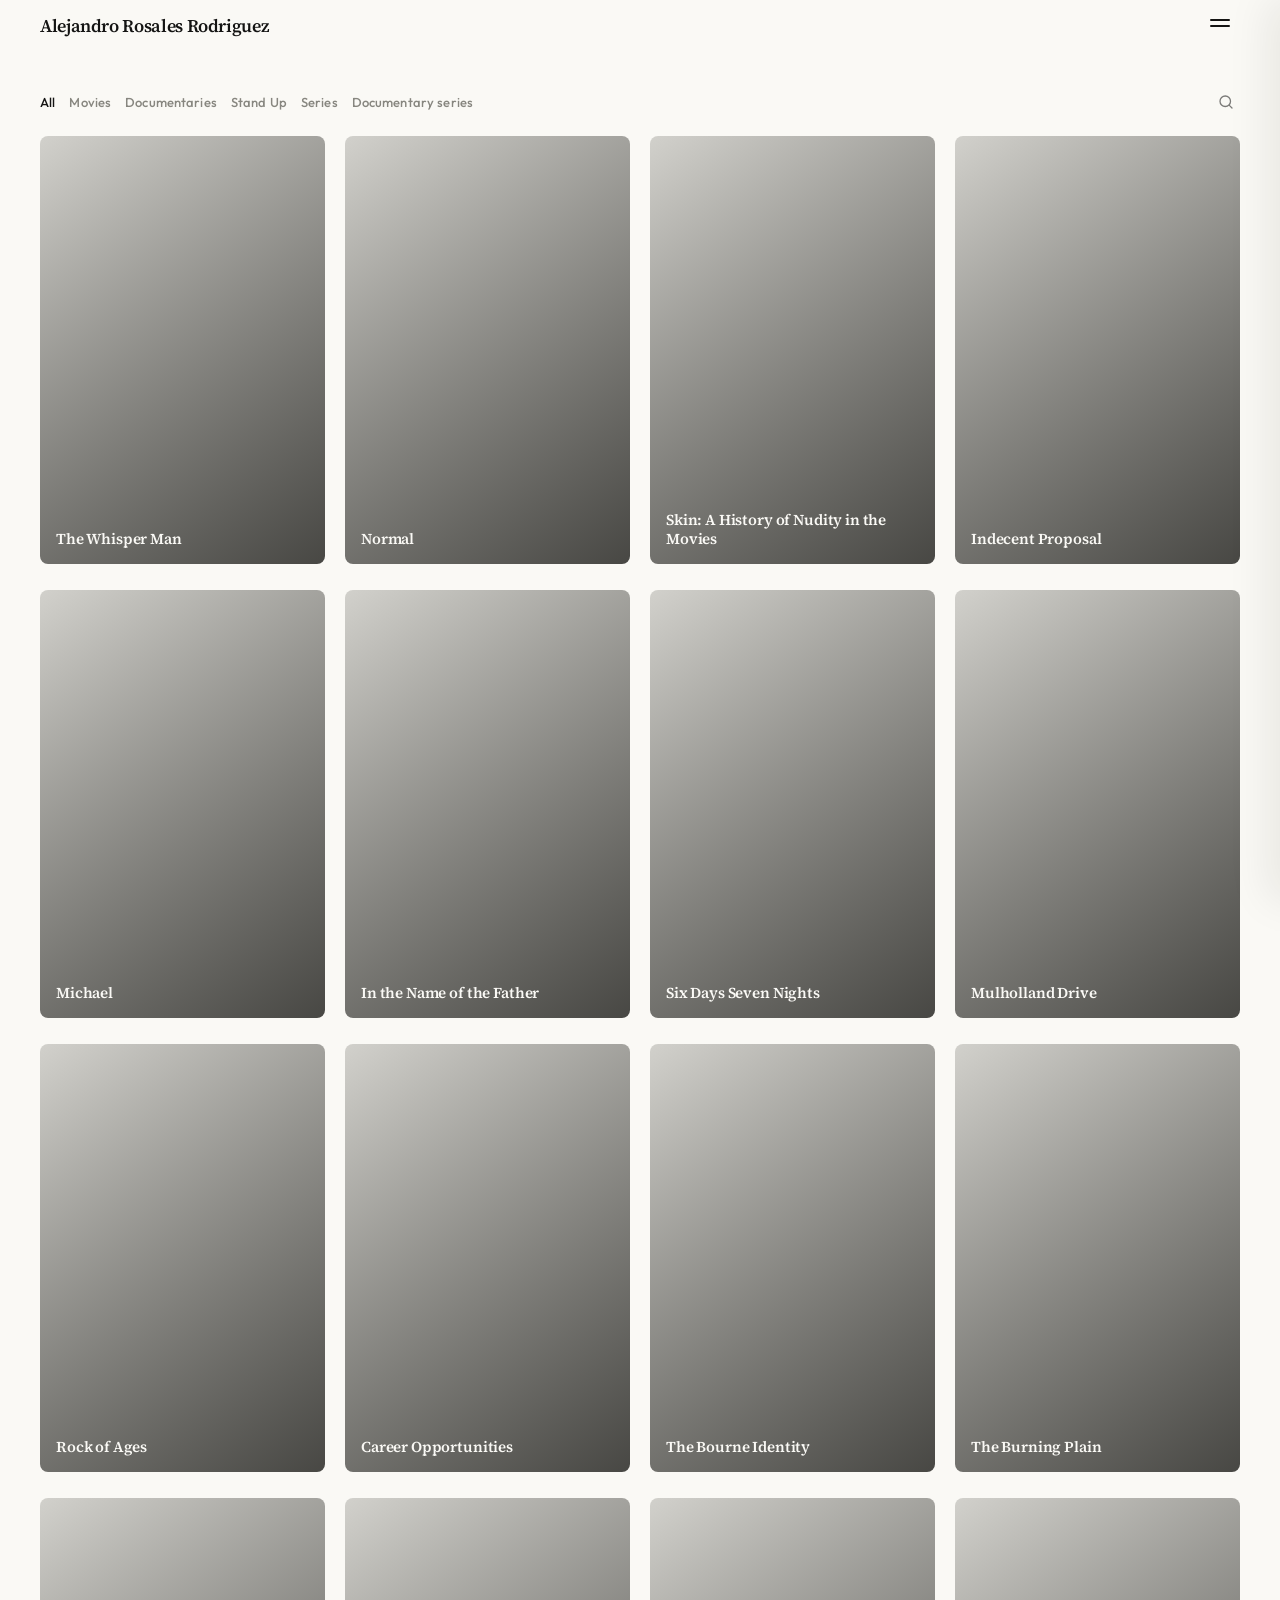
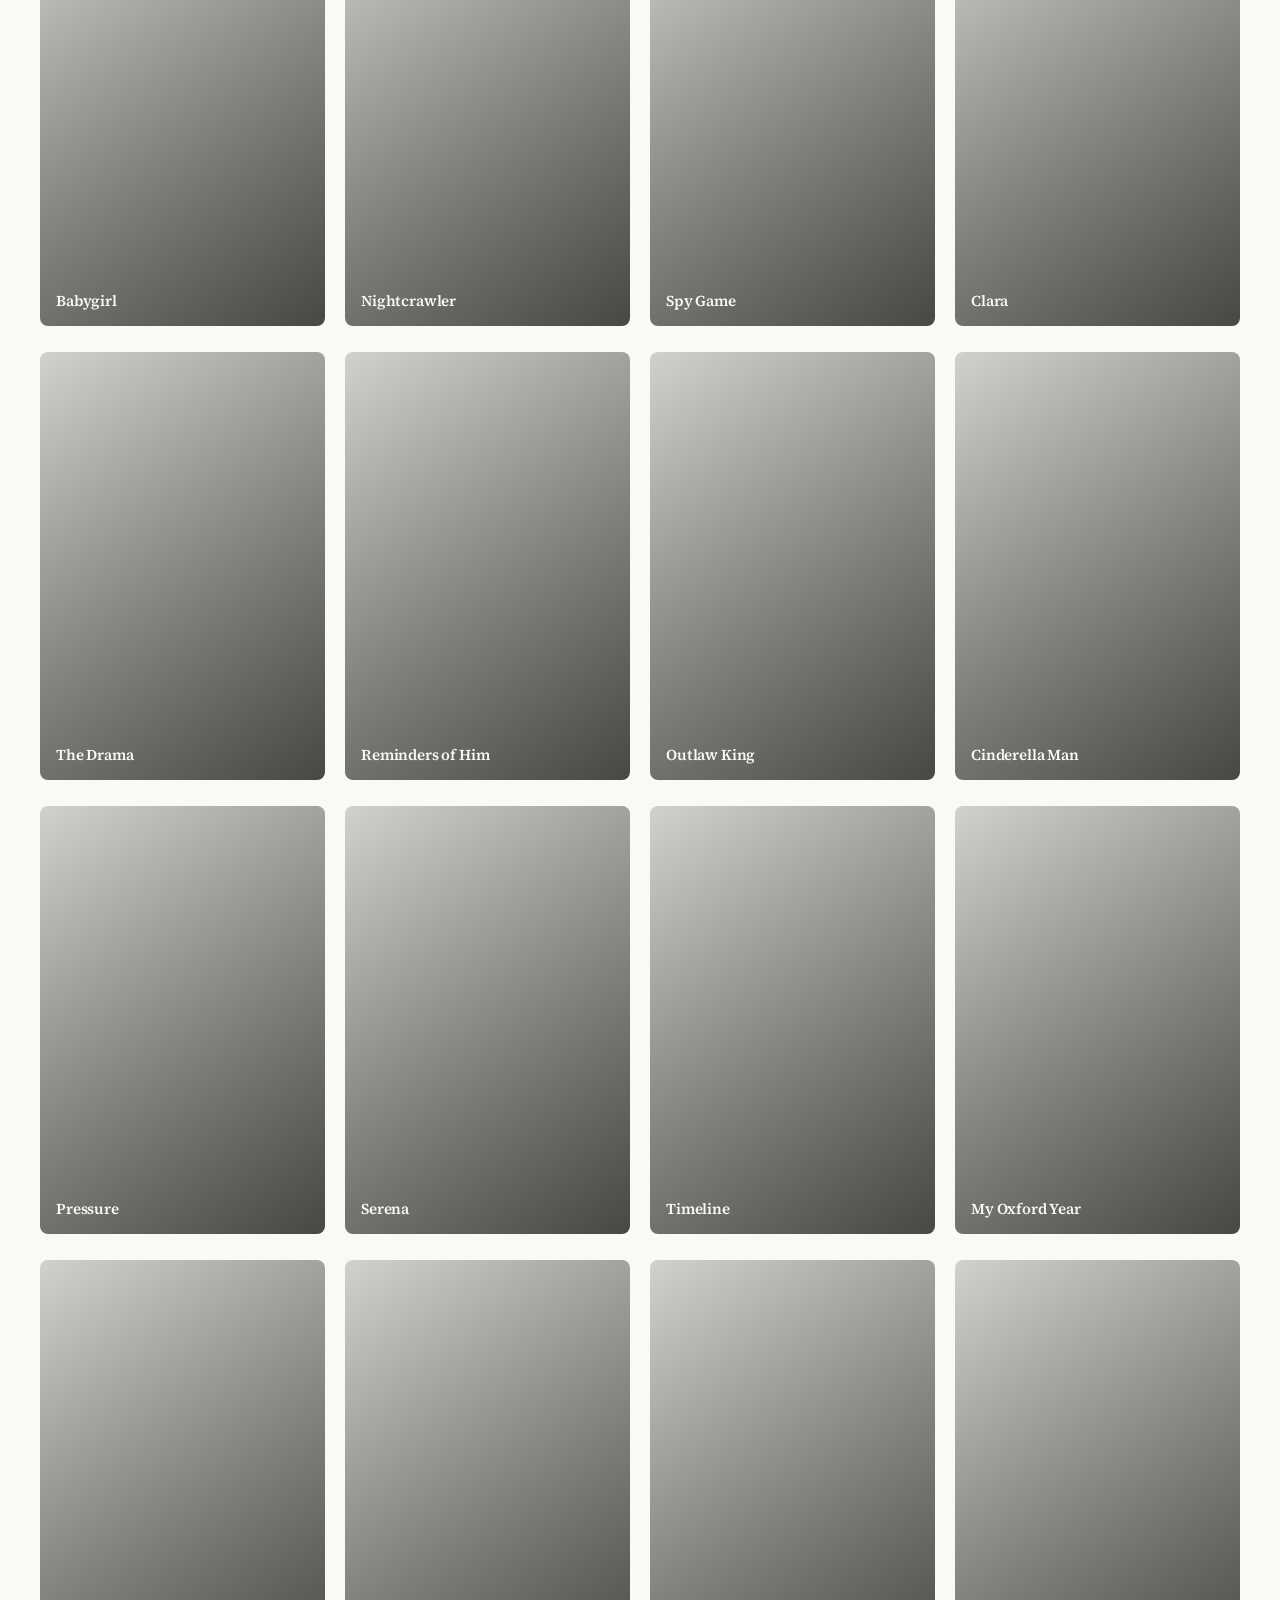
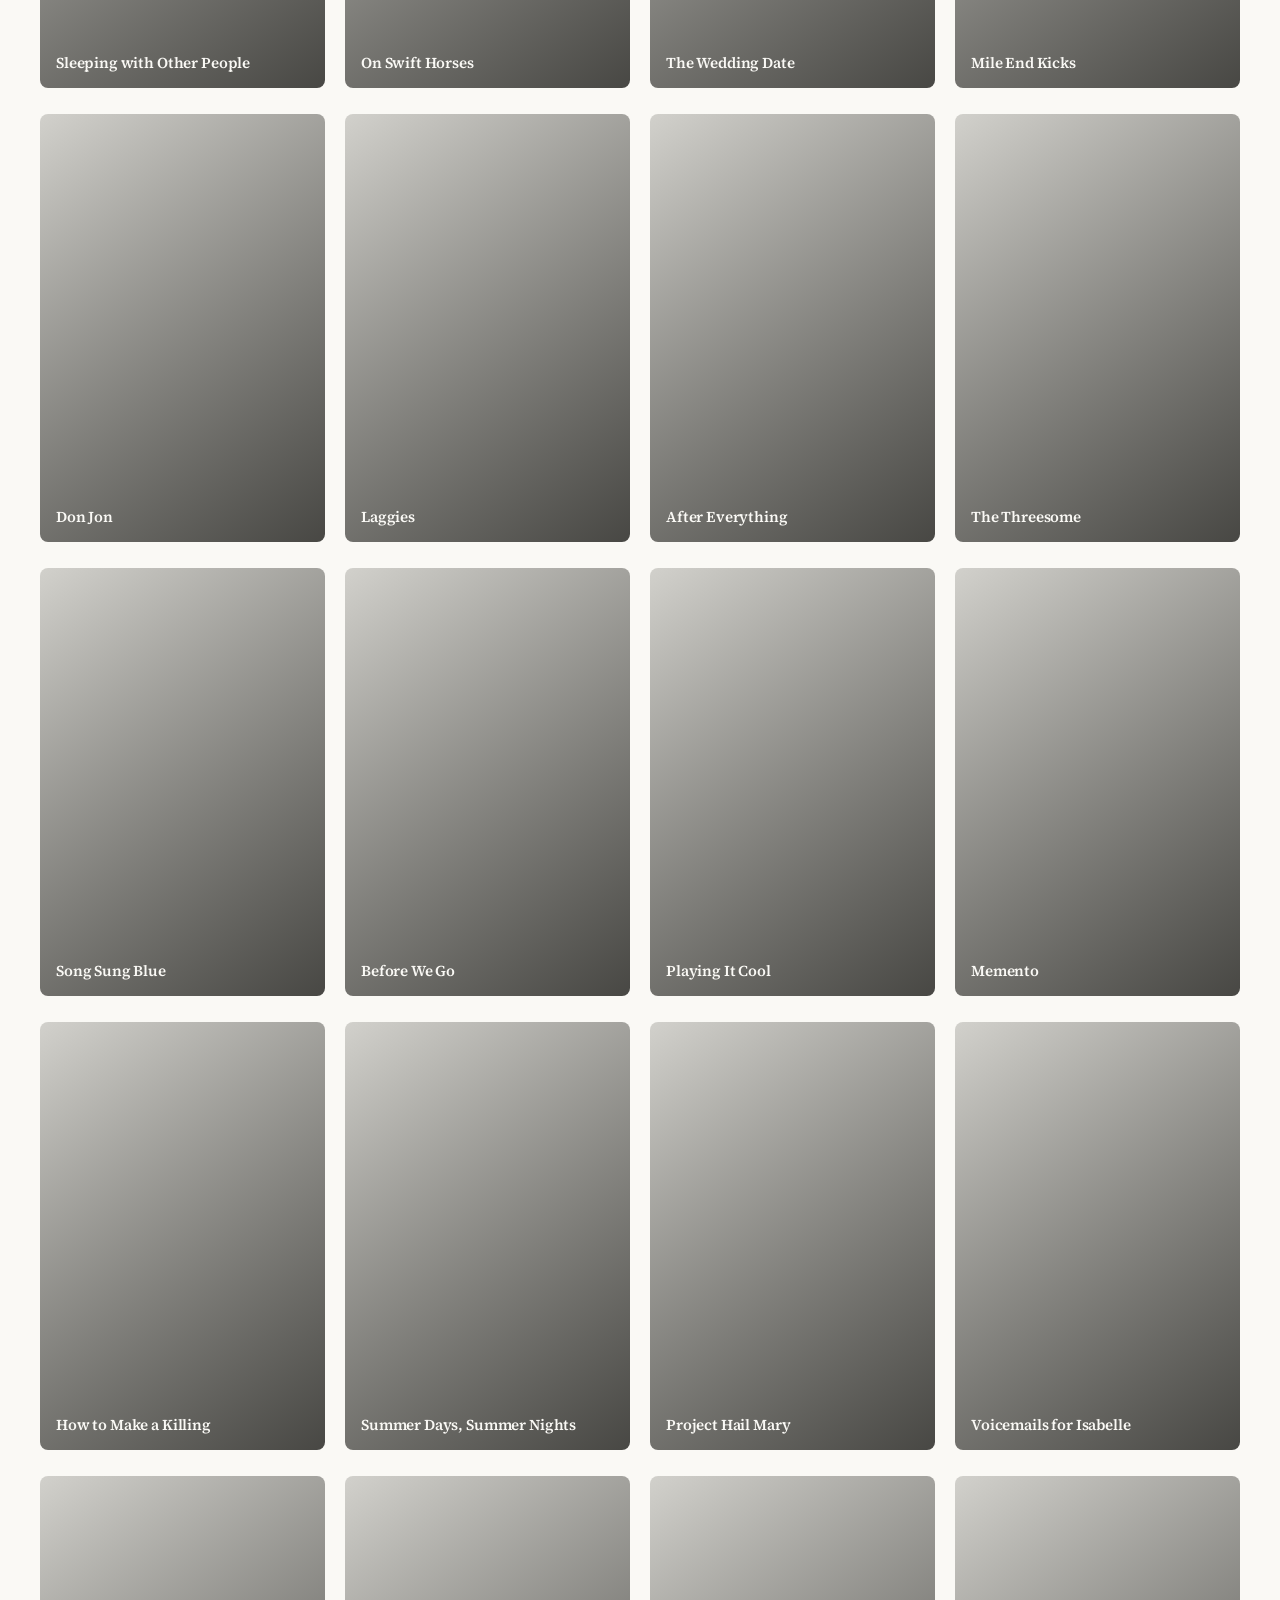
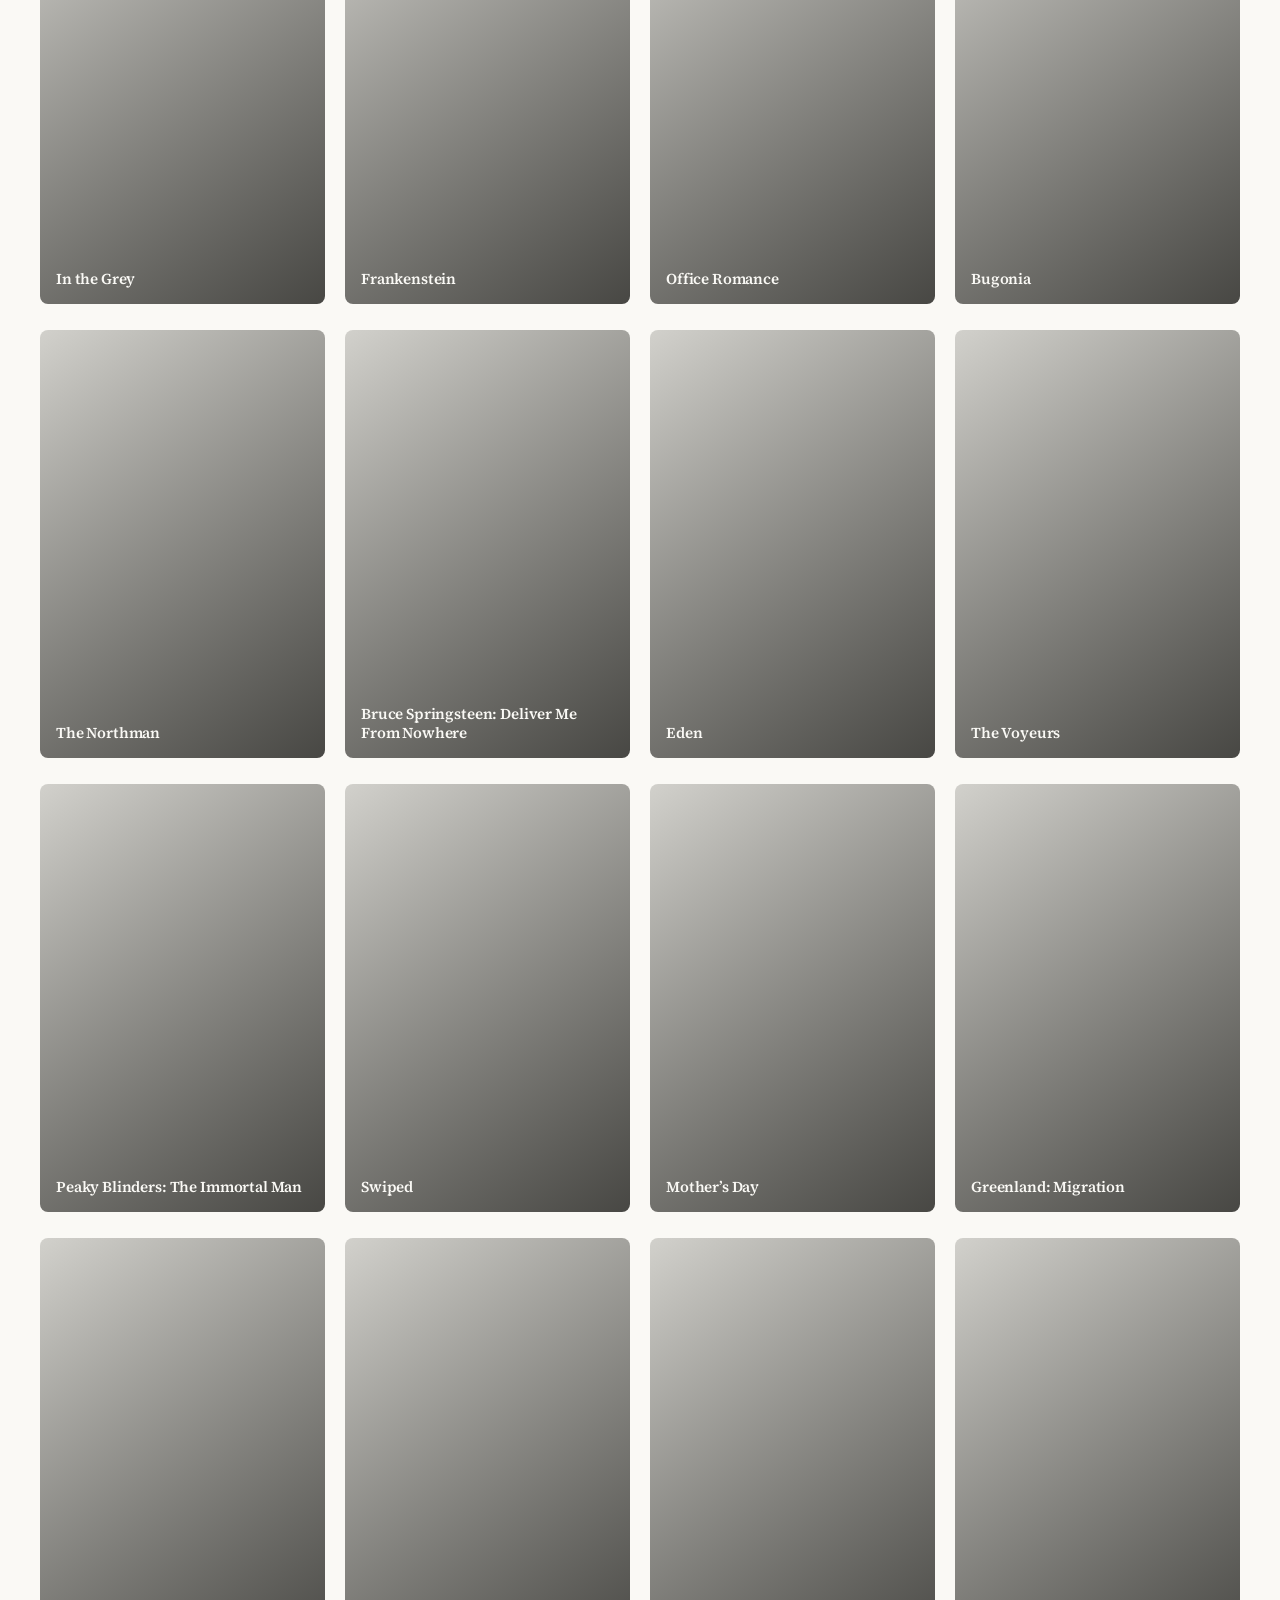
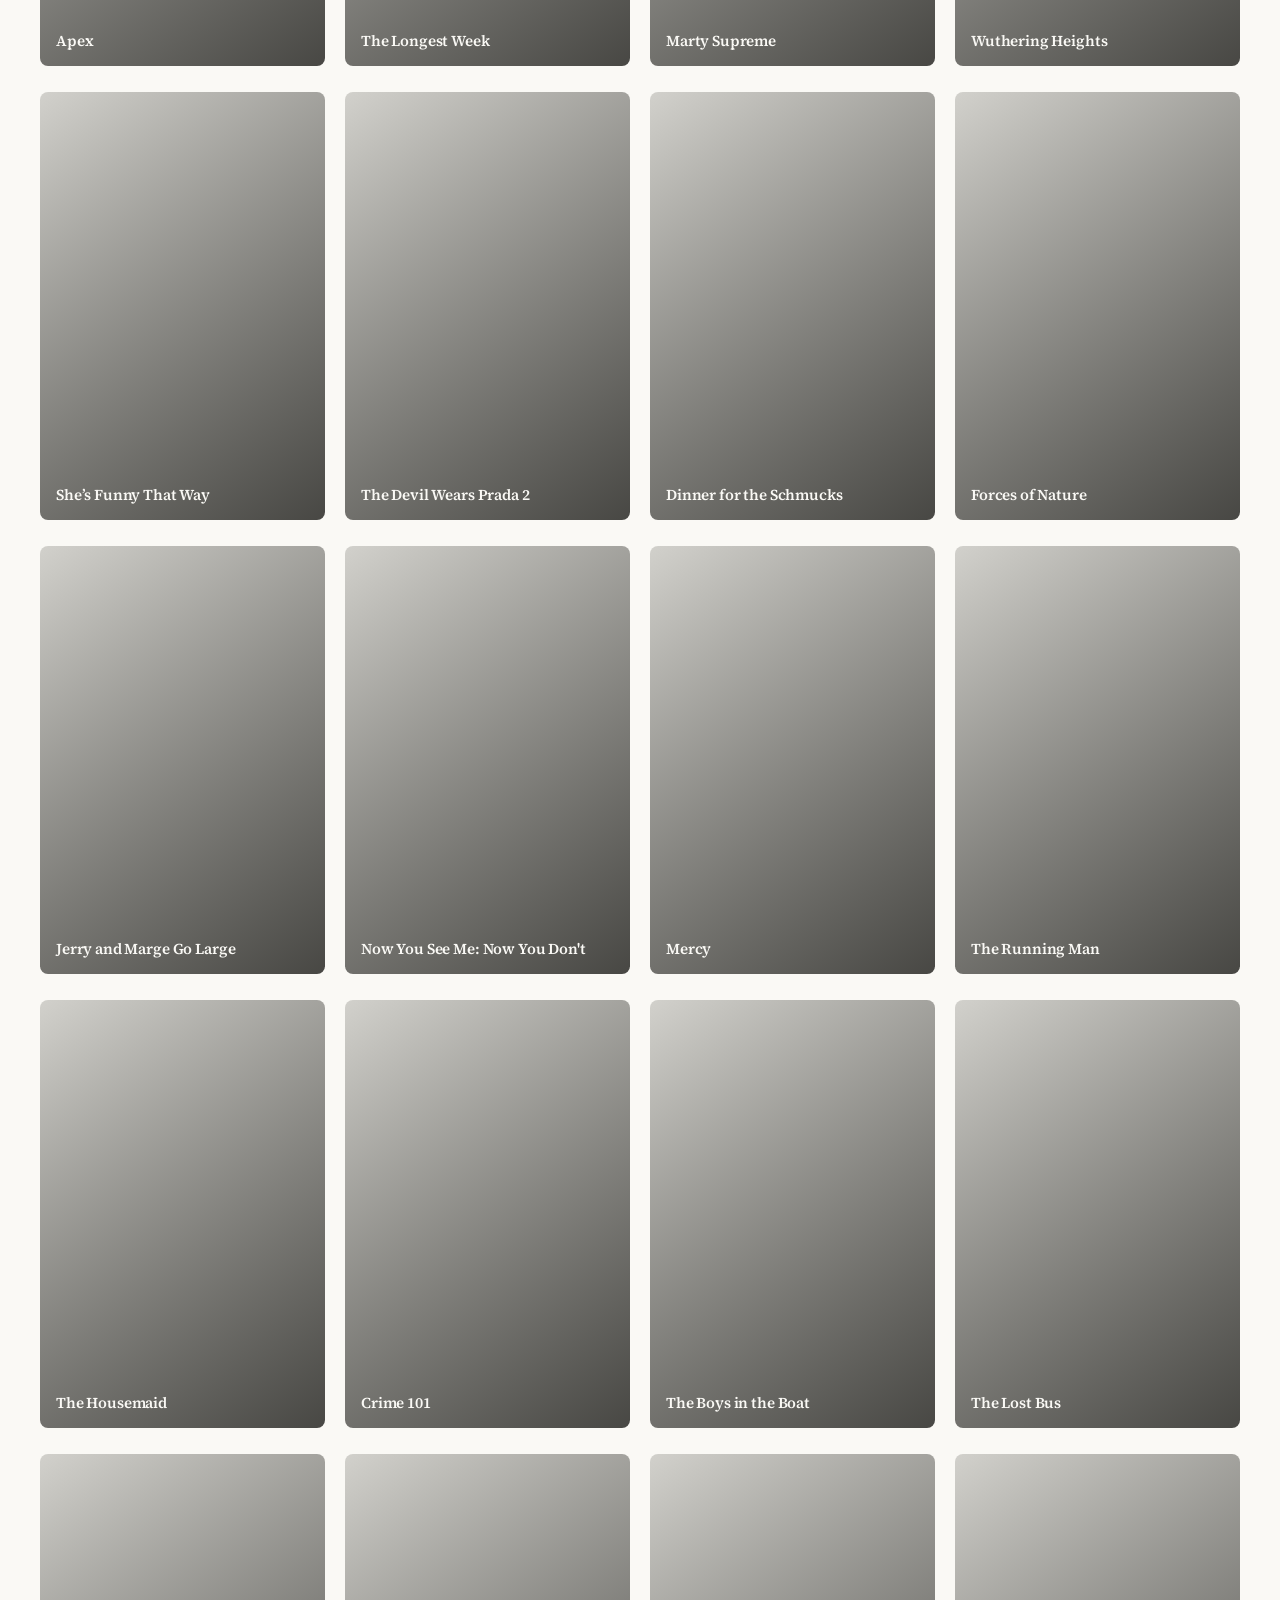
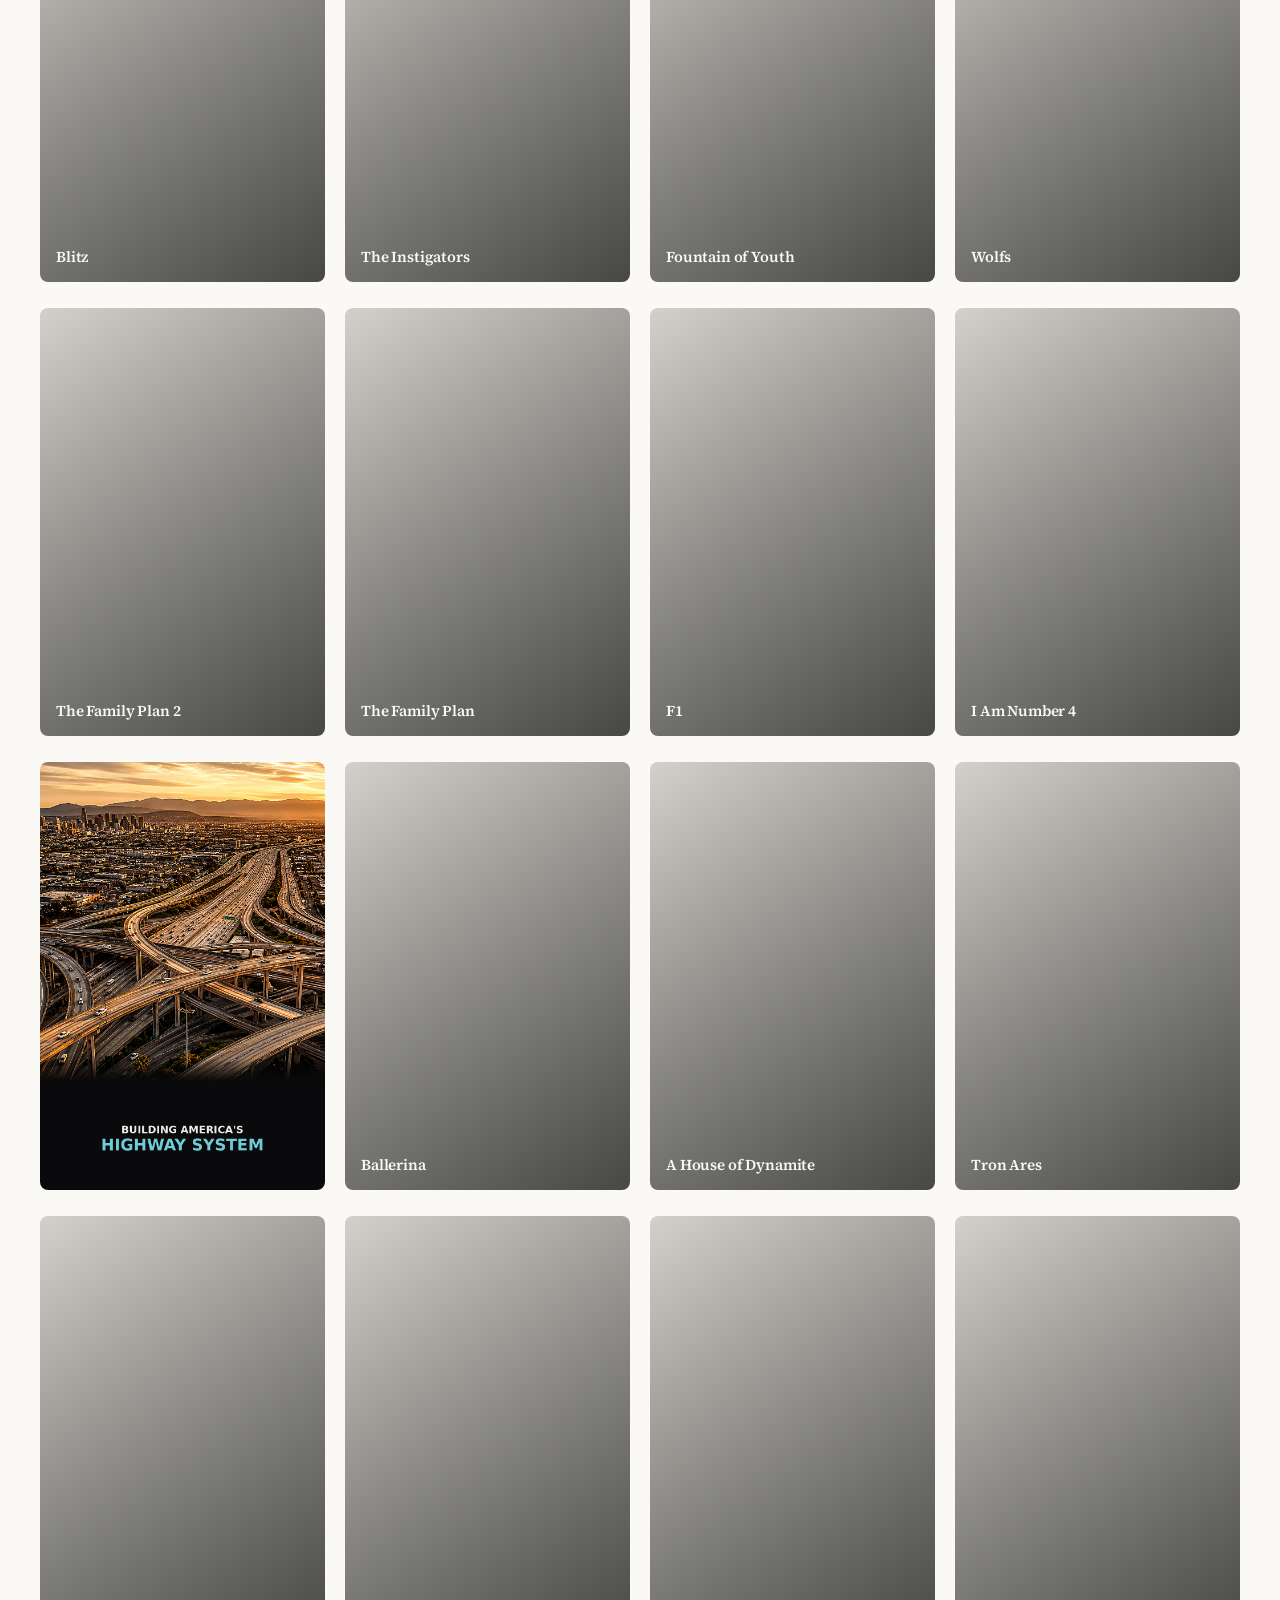
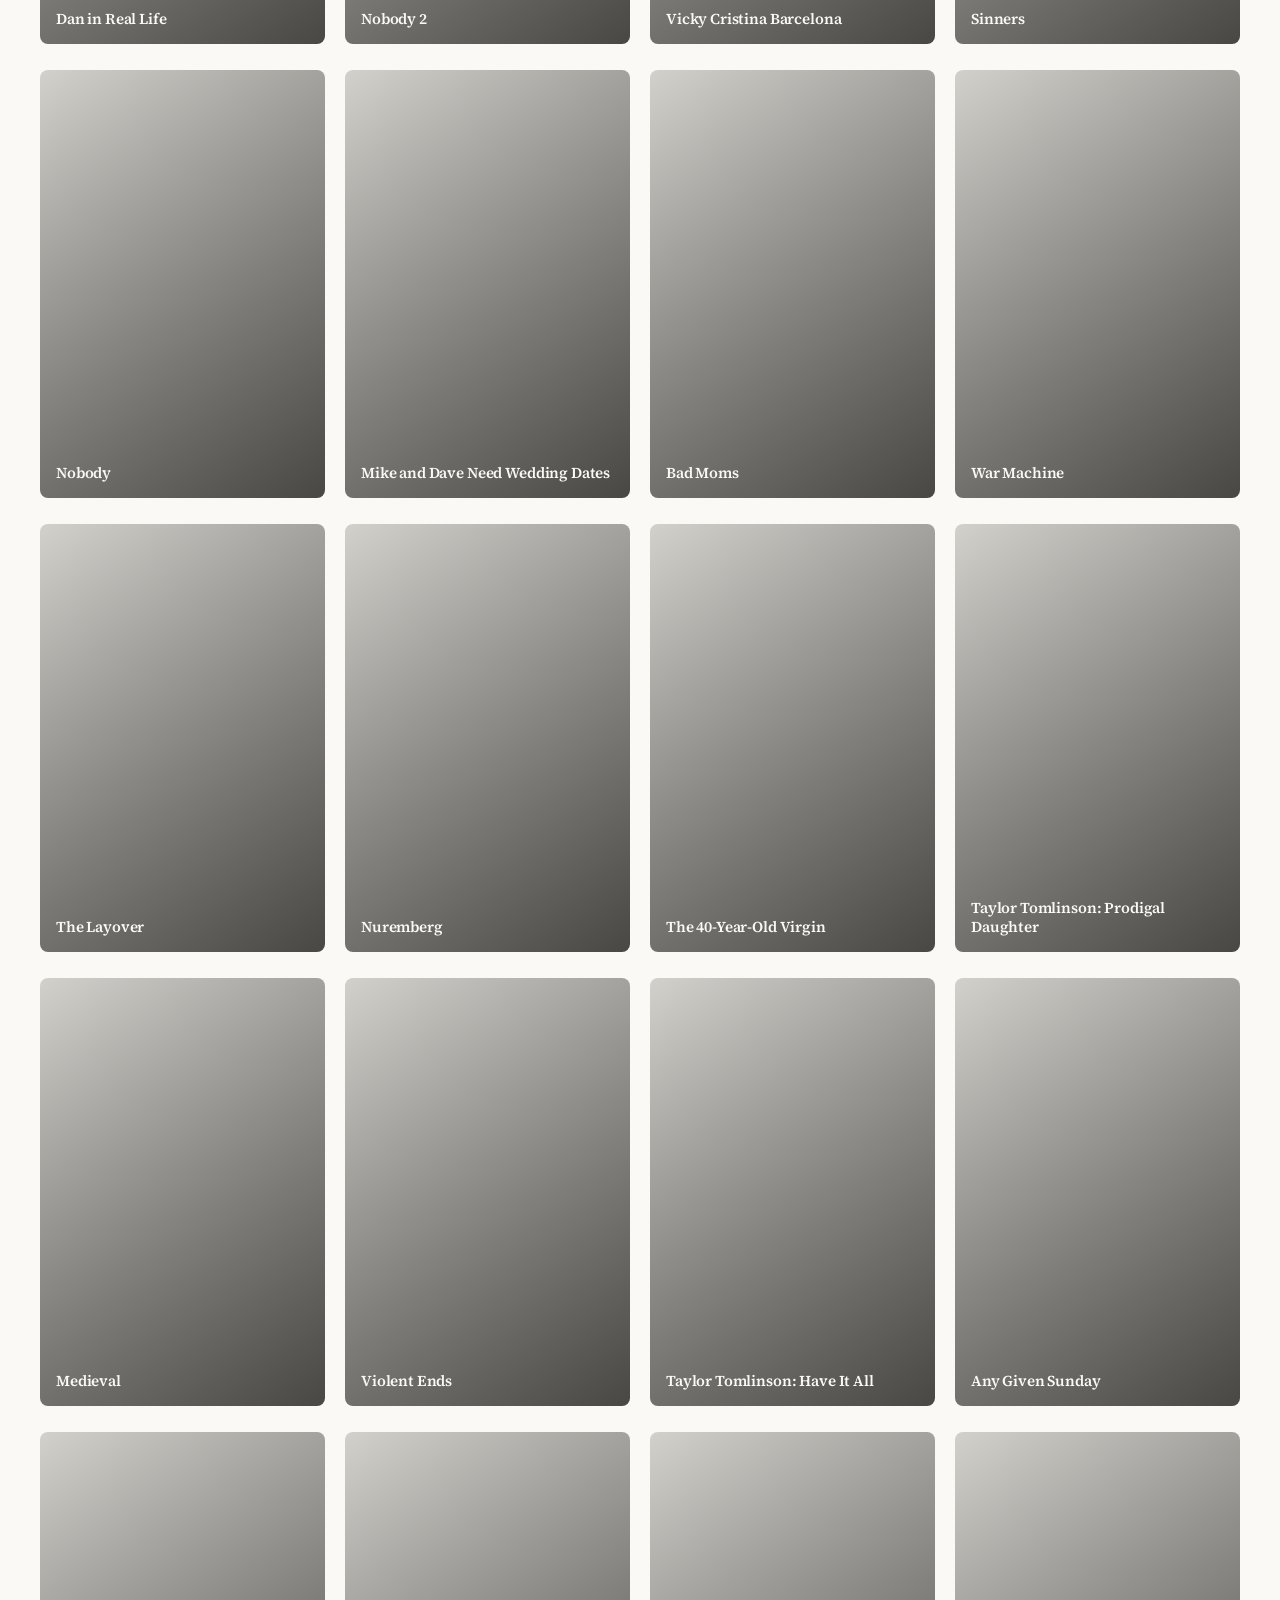
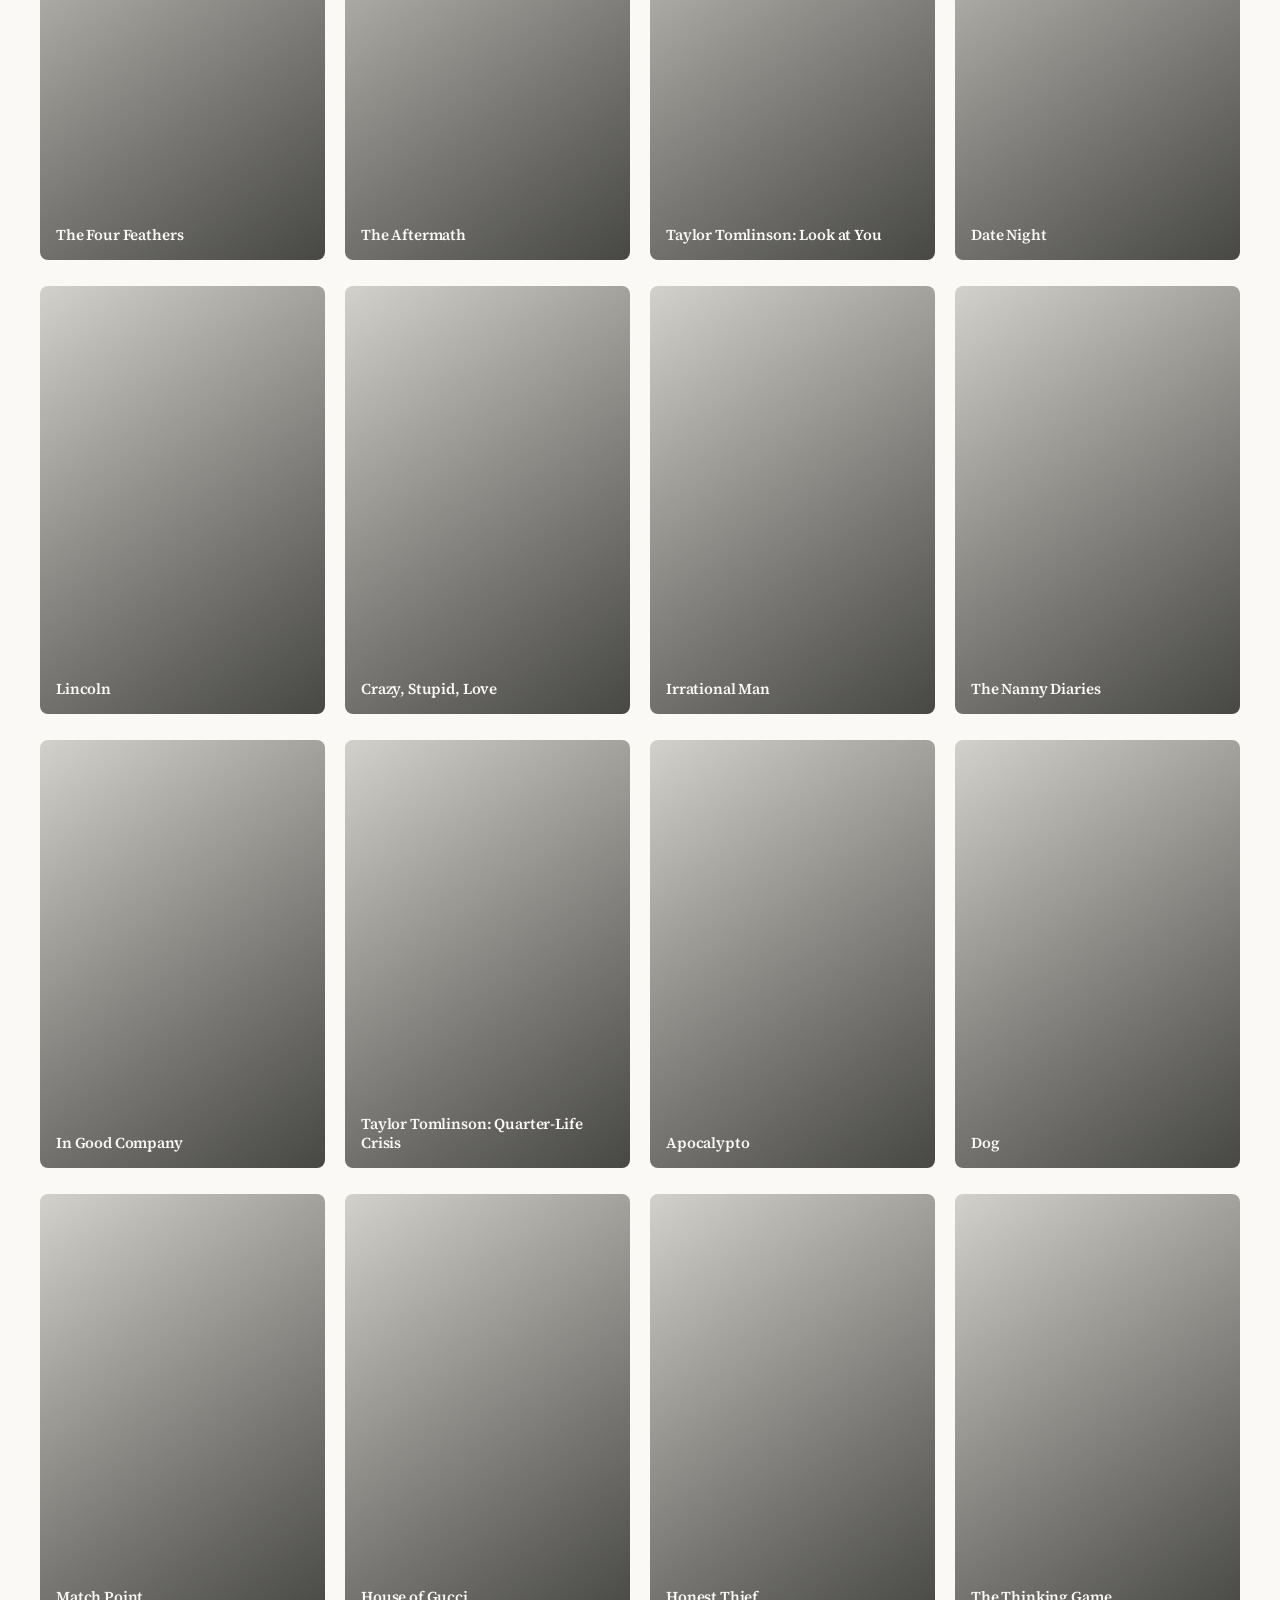
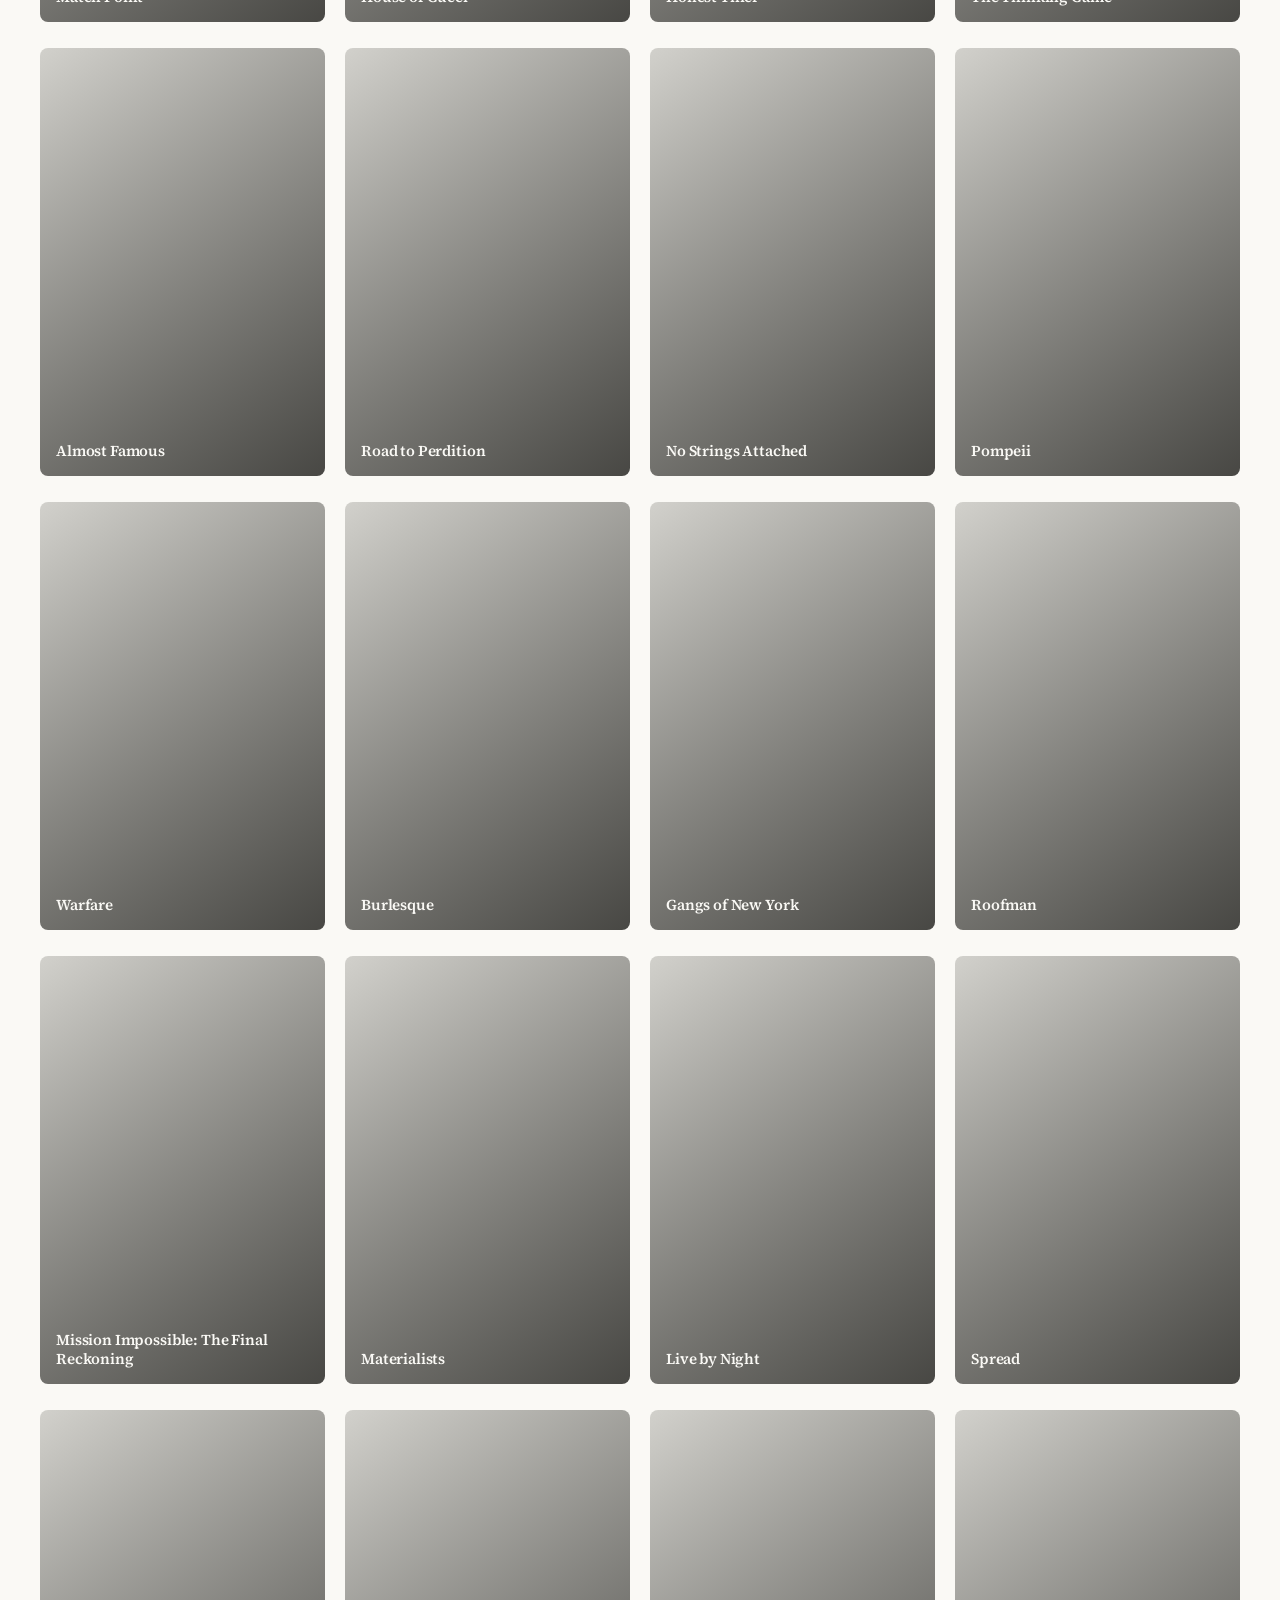
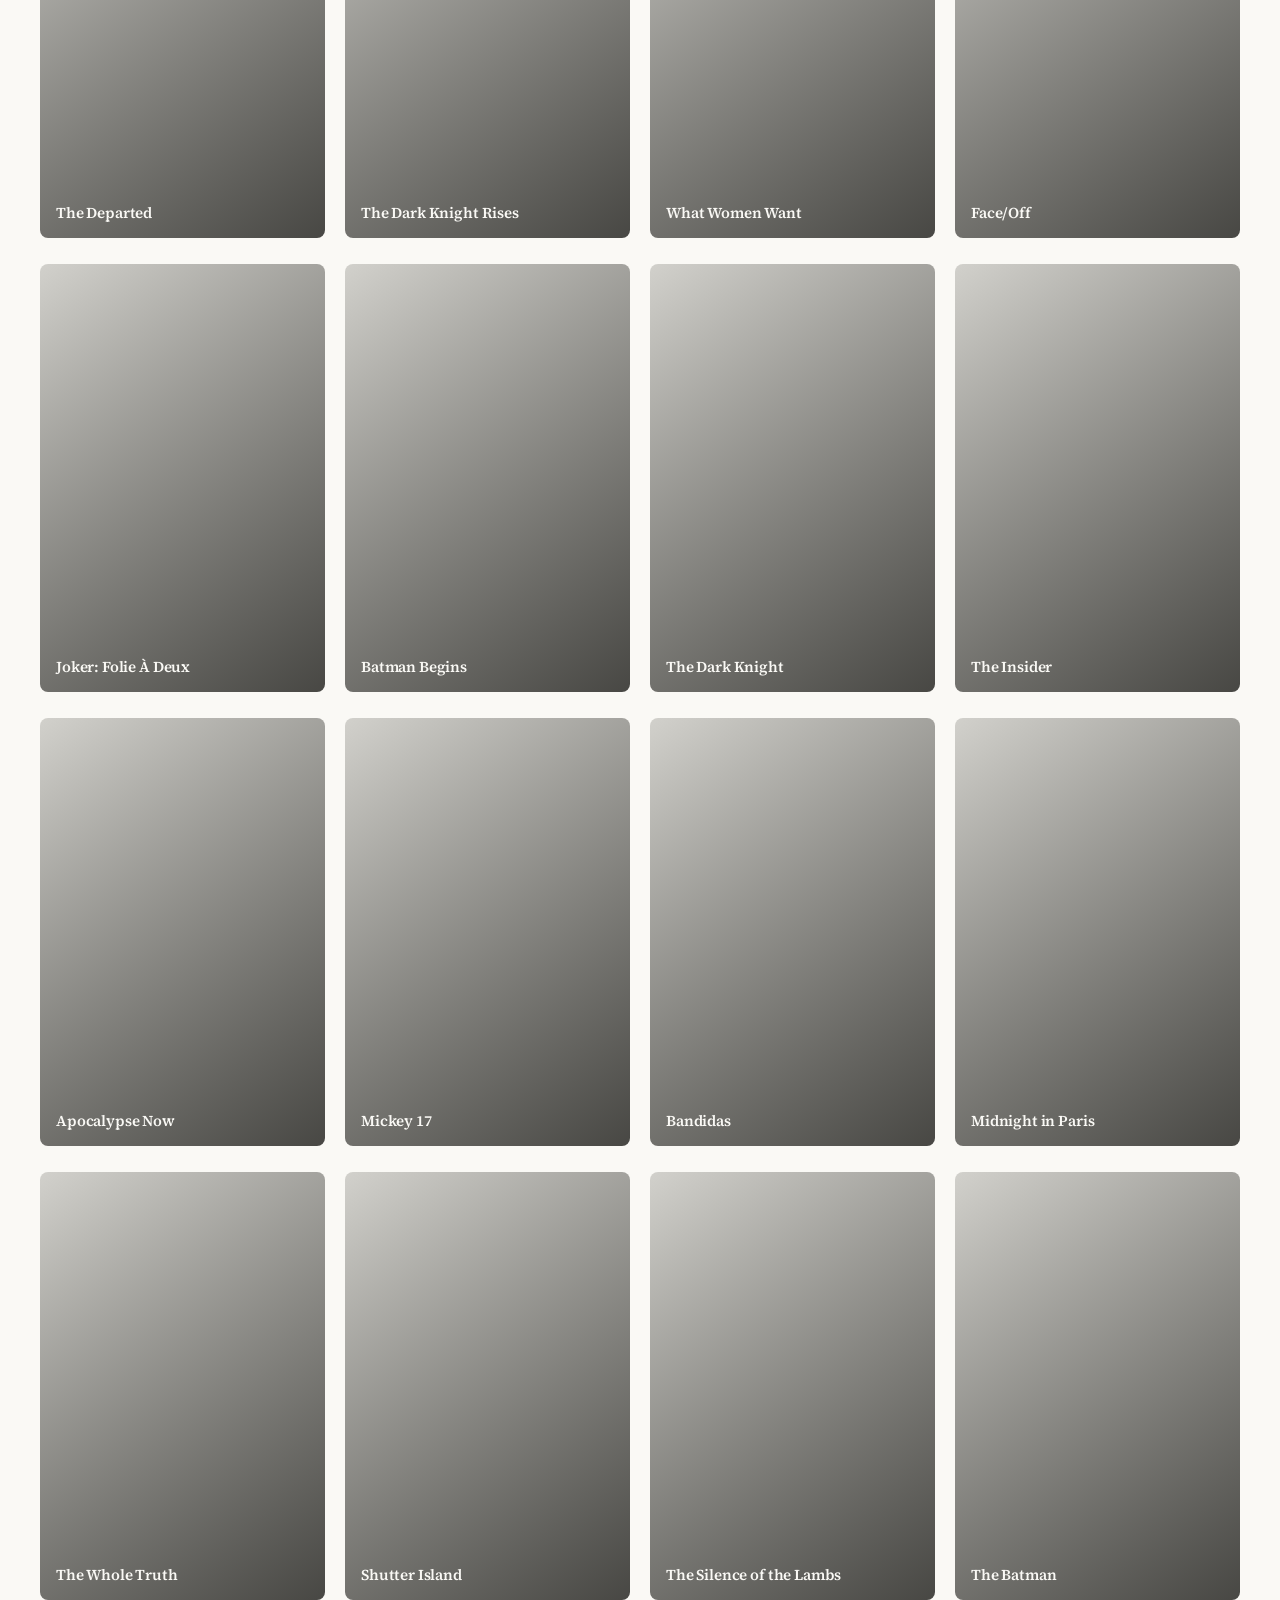
<file: watched/index.html>
<!DOCTYPE html>
<html lang="en">
<head>
  <link rel="icon" href="/favicon.ico" sizes="any">
  <link rel="icon" type="image/png" sizes="32x32" href="/favicon-32.png">
  <link rel="icon" type="image/png" sizes="16x16" href="/favicon-16.png">
  <link rel="apple-touch-icon" href="/apple-touch-icon.png">
  <meta charset="utf-8">
  <meta name="viewport" content="width=device-width, initial-scale=1">
  <title>Alejandro Rosales Rodriguez</title>
  <link rel="preconnect" href="https://fonts.googleapis.com">
  <link rel="preconnect" href="https://fonts.gstatic.com" crossorigin>
  <link href="https://fonts.googleapis.com/css2?family=Outfit:wght@400;500;600&family=Source+Serif+4:opsz,wght@8..60,400;8..60,600&display=swap" rel="stylesheet">
  <link rel="stylesheet" href="/css/site.css?v=sidebar1">
</head>
<body>
  <nav class="site-nav" aria-label="Primary">
    <a class="nav-mark" href="/">Alejandro Rosales Rodriguez</a>
    <button type="button" class="nav-toggle" id="nav-toggle" aria-expanded="false" aria-controls="site-drawer" aria-label="Open menu">
      <span class="nav-toggle__bars" aria-hidden="true"></span>
    </button>
  </nav>
  <div class="nav-drawer" id="site-drawer" aria-hidden="true">
    <button type="button" class="nav-drawer__backdrop" id="nav-backdrop" tabindex="-1" aria-label="Close menu"></button>
    <aside class="nav-drawer__panel" role="dialog" aria-modal="true" aria-label="Menu">
      <button type="button" class="nav-drawer__close" id="nav-close" aria-label="Close menu">&times;</button>
      <ul class="nav-drawer__links">
        <li><a href="/story/">Story</a></li>
        <li><a href="/technology/">Technology</a></li>
        <li><a href="/teaching-spanish/">Teaching Spanish</a></li>
        <li><a href="/music/">Music</a></li>
        <li><a href="/travel/">Travel</a></li>
        <li><a href="/projects/">Projects</a></li>
        <li><a href="/watched/" class="is-active" aria-current="page">Watched</a></li>
        <li><a href="/favorite-movies/">Favorite Movies</a></li>
        <li><a href="/reading/">Reading</a></li>
      </ul>
    </aside>
  </div>
  <main class="page page--watched">
    <div class="filter-row">
      <nav class="filter-row__cats watch-filter" aria-label="Categories">
        <button type="button" data-filter="all" class="is-active" aria-pressed="true">All</button>
        <button type="button" data-filter="films" aria-pressed="false">Movies</button>
        <button type="button" data-filter="documentaries" aria-pressed="false">Documentaries</button>
        <button type="button" data-filter="standup" aria-pressed="false">Stand Up</button>
        <button type="button" data-filter="series" aria-pressed="false">Series</button>
        <button type="button" data-filter="documentary-series" aria-pressed="false">Documentary series</button>
      </nav>
      <div class="search" data-open="false">
        <button type="button" class="search__toggle" aria-label="Search watched" aria-expanded="false">
          <svg width="18" height="18" viewBox="0 0 24 24" fill="none" stroke="currentColor" stroke-width="1.75" stroke-linecap="round" stroke-linejoin="round" aria-hidden="true">
            <circle cx="11" cy="11" r="7"></circle>
            <path d="M20 20l-3.5-3.5"></path>
          </svg>
        </button>
        <div class="search__field">
          <div class="search__field-inner">
            <input class="search__input" type="search" placeholder="Search" autocomplete="off" enterkeyhint="search" />
            <button type="button" class="search__clear" hidden aria-label="Clear search">&times;</button>
          </div>
        </div>
      </div>
    </div>
    <ul class="poster-grid" id="poster-grid" aria-label="Watch list"></ul>
  </main>

  <div class="modal" id="movie-modal" aria-hidden="true" role="dialog" aria-modal="true" aria-labelledby="modal-title">
    <button type="button" class="modal-backdrop" id="modal-backdrop" tabindex="-1" aria-label="Close"></button>
    <div class="modal-panel">
      <button type="button" class="modal-close" id="modal-close" aria-label="Close">&times;</button>
      <h2 class="modal-title" id="modal-title"></h2>
      <p class="modal-year" id="modal-year"></p>
      <p class="modal-note" id="modal-note" hidden></p>
    </div>
  </div>

  <script src="/js/watched.js?v=feel11" defer></script>

  <script src="/js/nav.js?v=sidebar1" defer></script>
</body>
</html>
</file>
<file: css/site.css>
/* Design tokens — Alejandro Rosales Rodriguez */
:root {
  --bg: #FAF9F5;
  --ink: #141413;
  --muted: #87867F;
  --clay: #D97757;

  --font-serif: "Source Serif 4", "Source Serif Pro", Georgia, serif;
  --font-sans: Outfit, system-ui, -apple-system, sans-serif;

  --nav-h: 3.25rem;
  --pad-x: clamp(1.25rem, 4vw, 2.5rem);
  --radius-poster: 8px;
  --ease: cubic-bezier(0.22, 1, 0.36, 1);
}

*,
*::before,
*::after {
  box-sizing: border-box;
}

html {
  -webkit-text-size-adjust: 100%;
  scroll-behavior: smooth;
}

body {
  margin: 0;
  min-height: 100vh;
  background: var(--bg);
  color: var(--ink);
  font-family: var(--font-sans);
  font-weight: 400;
  font-size: 15px;
  line-height: 1.5;
  -webkit-font-smoothing: antialiased;
  -moz-osx-font-smoothing: grayscale;
}

a {
  color: inherit;
  text-decoration: none;
}

a:hover {
  color: var(--ink);
}

img {
  max-width: 100%;
  display: block;
}

/* ——— Thin nav + right drawer ——— */
.site-nav {
  position: sticky;
  top: 0;
  z-index: 40;
  display: flex;
  align-items: center;
  justify-content: space-between;
  gap: 1rem;
  height: var(--nav-h);
  padding: 0 var(--pad-x);
  background: color-mix(in srgb, var(--bg) 92%, transparent);
  backdrop-filter: blur(10px);
  -webkit-backdrop-filter: blur(10px);
}

.nav-mark {
  font-family: var(--font-serif);
  font-size: 1.125rem;
  font-weight: 600;
  letter-spacing: -0.02em;
  line-height: 1;
  color: var(--ink);
  white-space: nowrap;
  flex-shrink: 0;
}

.nav-toggle {
  display: inline-flex;
  align-items: center;
  justify-content: center;
  width: 2.5rem;
  height: 2.5rem;
  margin: 0;
  padding: 0;
  border: 0;
  background: transparent;
  color: var(--ink);
  cursor: pointer;
  -webkit-tap-highlight-color: transparent;
}

.nav-toggle__bars {
  position: relative;
  display: block;
  width: 1.25rem;
  height: 1.5px;
  background: currentColor;
  border-radius: 1px;
}

.nav-toggle__bars::before {
  content: "";
  position: absolute;
  left: 0;
  top: -6px;
  width: 1.25rem;
  height: 1.5px;
  background: currentColor;
  border-radius: 1px;
}

.nav-drawer {
  position: fixed;
  inset: 0;
  z-index: 50;
  pointer-events: none;
}

.nav-drawer.is-open {
  pointer-events: auto;
}

.nav-drawer__backdrop {
  position: absolute;
  inset: 0;
  margin: 0;
  padding: 0;
  border: 0;
  background: color-mix(in srgb, var(--ink) 28%, transparent);
  opacity: 0;
  transition: opacity 220ms var(--ease);
  cursor: pointer;
}

.nav-drawer.is-open .nav-drawer__backdrop {
  opacity: 1;
}

.nav-drawer__panel {
  position: absolute;
  top: 0;
  right: 0;
  height: 100%;
  width: min(20rem, 86vw);
  background: var(--bg);
  box-shadow: -12px 0 40px color-mix(in srgb, var(--ink) 8%, transparent);
  padding: 1.25rem 1.5rem 2rem;
  transform: translateX(100%);
  transition: transform 280ms var(--ease);
  display: flex;
  flex-direction: column;
}

.nav-drawer.is-open .nav-drawer__panel {
  transform: translateX(0);
}

.nav-drawer__close {
  align-self: flex-end;
  width: 2.25rem;
  height: 2.25rem;
  margin: 0 0 1rem;
  padding: 0;
  border: 0;
  background: transparent;
  color: var(--muted);
  font-size: 1.5rem;
  line-height: 1;
  cursor: pointer;
}

.nav-drawer__close:hover {
  color: var(--ink);
}

.nav-drawer__links {
  list-style: none;
  margin: 0;
  padding: 0;
  display: flex;
  flex-direction: column;
  gap: 0.35rem;
}

.nav-drawer__links a {
  display: block;
  padding: 0.55rem 0.15rem;
  font-family: var(--font-sans);
  font-size: 1rem;
  font-weight: 500;
  letter-spacing: 0.01em;
  color: var(--muted);
  transition: color 0.2s var(--ease);
}

.nav-drawer__links a:hover,
.nav-drawer__links a.is-active {
  color: var(--ink);
}

body.nav-open {
  overflow: hidden;
}

/* ——— Page shells ——— */
.page {
  padding: 0 var(--pad-x) 4rem;
}

.page--home,
.page--stub {
  display: flex;
  flex-direction: column;
  min-height: calc(100vh - var(--nav-h));
  justify-content: center;
  padding-bottom: 6rem;
}

.quiet-line {
  font-family: var(--font-serif);
  font-size: clamp(1.25rem, 3vw, 1.75rem);
  font-weight: 400;
  letter-spacing: -0.02em;
  color: var(--muted);
  margin: 0;
  max-width: 28ch;
}

.quiet-line a {
  color: var(--ink);
  border-bottom: 1px solid color-mix(in srgb, var(--ink) 25%, transparent);
  transition: border-color 0.2s var(--ease);
}

.quiet-line a:hover {
  border-bottom-color: var(--ink);
}

.quiet-empty {
  font-family: var(--font-sans);
  font-size: 0.875rem;
  color: var(--muted);
  margin: 0;
  letter-spacing: 0.02em;
}

/* ——— Movies: no H1, headerless ——— */
.page--movies,
.page--watchlist,
.page--watched {
  padding-top: 1.5rem;
}

.poster-grid {
  display: grid;
  grid-template-columns: repeat(2, 1fr);
  gap: clamp(0.75rem, 2vw, 1.25rem);
  list-style: none;
  margin: 0;
  padding: 0;
}

@media (min-width: 720px) {
  .poster-grid {
    grid-template-columns: repeat(4, minmax(0, 1fr));
  }
}

.poster-card {
  position: relative;
  margin: 0;
  padding: 0;
  border: 0;
  background: transparent;
  cursor: pointer;
  width: 100%;
  text-align: left;
  font: inherit;
  color: inherit;
  -webkit-tap-highlight-color: transparent;
}

.poster-frame {
  position: relative;
  width: 100%;
  aspect-ratio: 2 / 3;
  border-radius: var(--radius-poster);
  overflow: hidden;
  border: 0;
  outline: none;
  box-shadow: none;
  background: color-mix(in srgb, var(--muted) 18%, var(--bg));
  transform: scale(1);
  /* Release / settle — Apple ease-out */
  transition: transform 200ms cubic-bezier(0.22, 1, 0.36, 1);
}

@media (hover: hover) and (pointer: fine) {
  .poster-card:hover .poster-frame {
    transform: scale(1.015);
    transition-duration: 240ms;
  }
}

.poster-card:focus-visible {
  outline: none;
}

.poster-card:focus-visible .poster-frame {
  transform: scale(1.015);
  outline: 2px solid var(--clay);
  outline-offset: 3px;
}

/* Press overrides hover — snappy in, no filter/shadow */
.poster-card.is-pressed .poster-frame,
.poster-card.is-pressed:hover .poster-frame,
.poster-card:active .poster-frame {
  transform: scale(0.97);
  transition-duration: 80ms;
  transition-timing-function: cubic-bezier(0.25, 0.1, 0.25, 1);
}

/* While modal is open: freeze all poster sizes — no hover/press jump under the dim */
body.modal-open .poster-card .poster-frame,
body.modal-open .poster-card:hover .poster-frame,
body.modal-open .poster-card:active .poster-frame,
body.modal-open .poster-card.is-pressed .poster-frame,
body.modal-open .poster-card:focus-visible .poster-frame,
body.modal-open .reading-card .reading-cover,
body.modal-open .reading-card:hover .reading-cover,
body.modal-open .reading-card:active .reading-cover,
body.modal-open .reading-card.is-pressed .reading-cover,
body.modal-open .reading-card:focus-visible .reading-cover,
body.modal-open .reading-top3__card .reading-cover,
body.modal-open .reading-top3__card:hover .reading-cover,
body.modal-open .reading-top3__card:active .reading-cover,
body.modal-open .reading-top3__card.is-pressed .reading-cover,
body.modal-open .reading-top3__card:focus-visible .reading-cover {
  transform: scale(1);
  transition: none;
}


.poster-frame img {
  width: 100%;
  height: 100%;
  object-fit: cover;
  border: 0;
  display: block;
}

/* Gradient placeholder when poster fails / missing */
.poster-placeholder {
  width: 100%;
  height: 100%;
  display: flex;
  align-items: flex-end;
  padding: 1rem;
  background: linear-gradient(
    145deg,
    color-mix(in srgb, var(--muted) 35%, var(--bg)),
    color-mix(in srgb, var(--ink) 55%, var(--muted))
  );
}

.poster-placeholder::after {
  content: attr(data-title);
  font-family: var(--font-serif);
  font-size: clamp(0.75rem, 1.8vw, 0.95rem);
  font-weight: 600;
  color: var(--bg);
  line-height: 1.25;
  letter-spacing: -0.01em;
}

/* ——— Detail modal ——— */
.modal {
  position: fixed;
  inset: 0;
  z-index: 60;
  display: flex;
  align-items: center;
  justify-content: center;
  padding: 1.5rem;
  opacity: 0;
  visibility: hidden;
  pointer-events: none;
  transition: opacity 0.25s var(--ease), visibility 0.25s var(--ease);
}

.modal.is-open {
  opacity: 1;
  visibility: visible;
  pointer-events: auto;
}

.modal-backdrop {
  position: absolute;
  inset: 0;
  background: color-mix(in srgb, var(--ink) 35%, transparent);
  border: 0;
  cursor: pointer;
  padding: 0;
}

.modal-panel {
  position: relative;
  z-index: 1;
  width: min(100%, 22rem);
  background: var(--bg);
  border-radius: 14px;
  padding: 1.75rem 1.5rem 1.5rem;
  box-shadow: 0 24px 64px color-mix(in srgb, var(--ink) 20%, transparent);
  transform: translateY(8px) scale(0.98);
  transition: transform 0.3s var(--ease);
}

.modal.is-open .modal-panel {
  transform: none;
}

.modal-title {
  font-family: var(--font-serif);
  font-size: 1.375rem;
  font-weight: 600;
  letter-spacing: -0.025em;
  line-height: 1.2;
  margin: 0 0 0.35rem;
  color: var(--ink);
}

.modal-year {
  font-family: var(--font-sans);
  font-size: 0.8125rem;
  font-weight: 500;
  color: var(--muted);
  margin: 0 0 1rem;
}

.modal-note {
  font-family: var(--font-sans);
  font-size: 0.875rem;
  color: var(--ink);
  margin: 0;
  line-height: 1.55;
}

.modal-close {
  position: absolute;
  top: 0.75rem;
  right: 0.75rem;
  width: 2rem;
  height: 2rem;
  border: 0;
  background: transparent;
  color: var(--muted);
  font-size: 1.25rem;
  line-height: 1;
  cursor: pointer;
  border-radius: 6px;
  display: flex;
  align-items: center;
  justify-content: center;
  transition: color 0.15s var(--ease), background 0.15s var(--ease);
}

.modal-close:hover {
  color: var(--ink);
  background: color-mix(in srgb, var(--muted) 15%, transparent);
}

.sr-only {
  position: absolute;
  width: 1px;
  height: 1px;
  padding: 0;
  margin: -1px;
  overflow: hidden;
  clip: rect(0, 0, 0, 0);
  white-space: nowrap;
  border: 0;
}

.movies-status {
  font-family: var(--font-sans);
  font-size: 0.875rem;
  color: var(--muted);
  margin: 2rem 0 0;
}

body.modal-open {
  overflow: hidden;
}

/* ——— Filter row + expand-left search (Designer) ——— */
.filter-row {
  display: grid;
  grid-template-columns: minmax(0, 1fr) auto;
  align-items: start;
  column-gap: 1rem;
  row-gap: 0.65rem;
  padding: 0.75rem 0 1.25rem;
}

.filter-row__cats,
.watch-filter {
  display: flex;
  flex-wrap: wrap;
  align-items: center;
  gap: 0.5rem 0.875rem;
  min-width: 0;
  padding: 0;
  margin: 0;
}

.watch-filter button {
  appearance: none;
  -webkit-appearance: none;
  margin: 0;
  padding: 0;
  border: 0;
  background: transparent;
  font-family: var(--font-sans);
  font-size: 0.8125rem;
  font-weight: 500;
  letter-spacing: 0.01em;
  line-height: 28px;
  color: var(--muted);
  cursor: pointer;
  transition: color 0.2s var(--ease);
  -webkit-tap-highlight-color: transparent;
}

.watch-filter button:hover {
  color: var(--ink);
}

.watch-filter button.is-active {
  color: var(--ink);
}

.watch-filter button:focus-visible {
  outline: 2px solid var(--clay);
  outline-offset: 3px;
  border-radius: 2px;
}

.search {
  grid-column: 2;
  grid-row: 1;
  display: flex;
  flex-direction: row-reverse;
  align-items: center;
  justify-self: end;
  align-self: start;
  height: 28px;
  width: max-content;
  max-width: min(320px, 70vw);
  position: relative;
  z-index: 2;
}

.search__toggle {
  flex: 0 0 auto;
  width: 28px;
  height: 28px;
  display: inline-flex;
  align-items: center;
  justify-content: center;
  margin: 0;
  padding: 0;
  border: 0;
  background: transparent;
  color: var(--ink);
  opacity: 0.55;
  cursor: pointer;
  line-height: 0;
  transition: opacity 0.2s var(--ease), color 0.2s var(--ease);
  -webkit-tap-highlight-color: transparent;
}

.search__toggle:hover,
.search[data-open="true"] .search__toggle {
  opacity: 1;
  color: var(--ink);
}

.search__toggle:focus-visible {
  outline: 2px solid var(--clay);
  outline-offset: 3px;
  border-radius: 2px;
}

.search__toggle svg {
  display: block;
  width: 18px;
  height: 18px;
  flex-shrink: 0;
}

.search__field {
  display: grid;
  grid-template-columns: 0fr;
  transition: grid-template-columns 220ms var(--ease);
  overflow: hidden;
}

.search[data-open="true"] .search__field {
  grid-template-columns: 1fr;
}

.search[data-open="false"] .search__field {
  pointer-events: none;
}

.search__field-inner {
  min-width: 0;
  overflow: hidden;
  position: relative;
  display: flex;
  align-items: center;
}

.search__input {
  width: clamp(160px, 28vw, 260px);
  max-width: 100%;
  height: 32px;
  box-sizing: border-box;
  margin: 0 4px 0 0;
  padding: 0 28px 0 8px;
  border: 0;
  border-bottom: 1px solid color-mix(in srgb, var(--ink) 18%, transparent);
  border-radius: 0;
  background: transparent;
  color: var(--ink);
  font-family: var(--font-sans);
  font-size: 0.875rem;
  font-weight: 500;
  line-height: 1;
  outline: none;
  -webkit-appearance: none;
  appearance: none;
}

.search__input::-webkit-search-decoration,
.search__input::-webkit-search-cancel-button {
  -webkit-appearance: none;
  appearance: none;
  display: none;
}

.search__input::placeholder {
  color: var(--muted);
  opacity: 1;
}

.search__input:focus {
  border-bottom-color: color-mix(in srgb, var(--ink) 45%, transparent);
}

.search__clear {
  position: absolute;
  right: 0;
  top: 50%;
  transform: translateY(-50%);
  width: 28px;
  height: 28px;
  margin: 0;
  padding: 0;
  border: 0;
  background: transparent;
  color: var(--muted);
  font-size: 1.125rem;
  line-height: 1;
  cursor: pointer;
  -webkit-tap-highlight-color: transparent;
}

.search__clear:hover {
  color: var(--ink);
}


/* ——— Favorite Movies statement ——— */
.page--favorites .favorites-statement-wrap {
  width: 100%;
  margin: 0 0 2rem;
  overflow: visible;
}

.page--favorites .favorites-statement-svg {
  display: block;
  width: 100%;
  height: auto;
  overflow: visible;
}

.page--favorites .favorites-statement-svg text {
  fill: var(--ink);
}

/* ——— Reading ——— */
.page--reading {
  padding-top: 0;
  padding-bottom: 3rem;
}

.reading-hero {
  display: grid;
  grid-template-columns: minmax(0, 1.15fr) minmax(0, 0.85fr);
  gap: 32px;
  align-items: stretch;
  max-width: 1280px;
  margin: 0 auto;
  padding: 40px 28px 48px;
}

.reading-hero__statement {
  margin: 0;
  max-width: 14ch;
  align-self: center;
  font-family: "Source Serif 4", Georgia, serif;
  font-weight: 700;
  font-size: clamp(2.5rem, 6.5vw, 5.25rem);
  line-height: 1.08;
  letter-spacing: -0.02em;
  color: #141413;
}

.reading-hero__photo {
  margin: 0;
  min-width: 0;
}

.reading-hero__photo img {
  display: block;
  width: 100%;
  height: auto;
  aspect-ratio: 5 / 6;
  object-fit: cover;
  object-position: 70% 40%;
  border-radius: 10px;
}

@media (max-width: 899px) {
  .reading-hero {
    grid-template-columns: 1fr;
    gap: 20px;
    padding: 28px 16px 36px;
  }

  .reading-hero__statement {
    align-self: start;
    font-size: clamp(2rem, 9vw, 3rem);
  }
}

.reading-top3 {
  display: grid;
  grid-template-columns: minmax(0, 1.5fr) minmax(0, 1fr);
  gap: 32px;
  align-items: stretch;
  max-width: 1280px;
  margin: 0 auto;
  padding: 48px 28px 56px;
}

.reading-top3__covers {
  display: grid;
  grid-template-columns: repeat(3, minmax(0, 1fr));
  gap: 15px;
  list-style: none;
  margin: 0;
  padding: 0;
  min-width: 0;
}

.reading-top3__covers > li {
  min-width: 0;
}

.reading-top3__card {
  display: block;
  width: 100%;
  margin: 0;
  padding: 0;
  border: 0;
  background: transparent;
  cursor: pointer;
  text-align: left;
  font: inherit;
  color: inherit;
  -webkit-tap-highlight-color: transparent;
}

.reading-top3__card:focus-visible {
  outline: none;
}

.reading-top3__card:focus-visible .reading-cover {
  outline: 2px solid var(--clay);
  outline-offset: 3px;
}

.reading-top3__card .reading-cover {
  border-radius: var(--radius-poster);
}

.reading-top3__statement {
  margin: 0;
  align-self: center;
  font-family: "Source Serif 4", Georgia, serif;
  font-weight: 700;
  font-size: clamp(2.75rem, 5.5vw, 4rem); /* ~64px max — subordinate to hero couplet */
  line-height: 1;
  letter-spacing: -0.02em;
  color: #141413;
  white-space: nowrap;
}

@media (hover: hover) and (pointer: fine) {
  .reading-top3__card:hover .reading-cover {
    transform: scale(1.015);
    transition-duration: 240ms;
  }
}

.reading-top3__card.is-pressed .reading-cover,
.reading-top3__card.is-pressed:hover .reading-cover,
.reading-top3__card:active .reading-cover {
  transform: scale(0.97);
  transition-duration: 80ms;
  transition-timing-function: cubic-bezier(0.25, 0.1, 0.25, 1);
}

@media (max-width: 899px) {
  .reading-top3 {
    grid-template-columns: 1fr;
    gap: 16px;
    padding: 36px 16px 48px;
  }

  .reading-top3__statement {
    order: -1;
    align-self: start;
    font-size: clamp(2.5rem, 12vw, 4rem);
  }

  .reading-top3__covers {
    gap: 11px;
  }
}


.reading-shelf-statement-wrap {
  width: 100%;
  max-width: 1280px;
  margin: 0 auto;
  padding: 8px 28px 40px;
  overflow: visible;
}

.reading-shelf-statement-svg {
  display: block;
  width: 100%;
  height: auto;
  overflow: visible;
}

.reading-shelf-statement-svg text {
  fill: var(--ink);
}

@media (max-width: 899px) {
  .reading-shelf-statement-wrap {
    padding: 4px 16px 32px;
  }
}

.page--reading .reading-grid {
  margin-top: 0;
  padding-top: 8px;
}

.reading-grid {
  display: grid;
  grid-template-columns: repeat(2, minmax(0, 1fr));
  gap: 1rem;
  list-style: none;
  margin: 0;
  padding: 0;
}

.reading-grid > li {
  min-width: 0;
  max-width: 100%;
}

.reading-card {
  display: flex;
  flex-direction: column;
  gap: 0.55rem;
  min-width: 0;
  width: 100%;
  margin: 0;
  padding: 0;
  border: 0;
  background: transparent;
  cursor: pointer;
  text-align: left;
  font: inherit;
  color: inherit;
  -webkit-tap-highlight-color: transparent;
}

.reading-card:hover {
  color: inherit;
}

.reading-card:focus-visible {
  outline: none;
}

.reading-card:focus-visible .reading-cover {
  outline: 2px solid var(--clay);
  outline-offset: 3px;
}

.reading-cover {
  position: relative;
  width: 100%;
  aspect-ratio: 2 / 3;
  border-radius: 8px;
  overflow: hidden;
  background: color-mix(in srgb, var(--muted) 18%, var(--bg));
  transform: scale(1);
  transition: transform 200ms cubic-bezier(0.22, 1, 0.36, 1);
}

@media (hover: hover) and (pointer: fine) {
  .reading-card:hover .reading-cover {
    transform: scale(1.015);
    transition-duration: 240ms;
  }
}

.reading-card.is-pressed .reading-cover,
.reading-card.is-pressed:hover .reading-cover,
.reading-card:active .reading-cover {
  transform: scale(0.97);
  transition-duration: 80ms;
  transition-timing-function: cubic-bezier(0.25, 0.1, 0.25, 1);
}

.reading-cover img {
  width: 100%;
  height: 100%;
  max-width: 100%;
  object-fit: cover;
  object-position: center top;
  display: block;
  border: 0;
}

.reading-meta {
  display: flex;
  flex-direction: column;
  gap: 0.1rem;
  min-width: 0;
}

.reading-title {
  margin: 0;
  font-family: var(--font-sans);
  font-weight: 600;
  font-size: 0.875rem;
  line-height: 1.3;
  color: var(--ink);
  white-space: nowrap;
  overflow: hidden;
  text-overflow: ellipsis;
}

.reading-author,
.reading-date {
  margin: 0;
  font-family: var(--font-sans);
  font-weight: 400;
  font-size: 0.75rem;
  line-height: 1.3;
  color: var(--muted);
  white-space: nowrap;
  overflow: hidden;
  text-overflow: ellipsis;
}

@media (min-width: 720px) {
  .reading-grid {
    grid-template-columns: repeat(4, minmax(0, 1fr));
    gap: 1.125rem;
  }
}

@media (min-width: 1100px) {
  .reading-grid {
    grid-template-columns: repeat(5, minmax(0, 1fr));
    gap: 1.25rem;
  }
}


/* ——— Home ——— */
.home-hero {
  max-width: min(44rem, 100%);
}

.home-manifesto {
  margin: 0 0 1.25rem;
  font-family: var(--font-serif);
  font-weight: 700;
  font-size: clamp(1.75rem, 4.5vw, 2.75rem);
  line-height: 1.2;
  letter-spacing: -0.02em;
  color: var(--ink);
}

.home-manifesto .line {
  display: block;
  white-space: nowrap;
}

@media (max-width: 520px) {
  .home-manifesto .line {
    white-space: normal;
  }
}


.home-tagline {
  margin: 0 0 2rem;
  font-family: var(--font-serif);
  font-weight: 400;
  font-size: clamp(1.125rem, 2.5vw, 1.375rem);
  line-height: 1.35;
  letter-spacing: -0.01em;
  color: var(--muted);
}

.home-social {
  display: flex;
  align-items: center;
  gap: 1.1rem;
  list-style: none;
  margin: 0;
  padding: 0;
}

.home-social__link {
  display: inline-flex;
  align-items: center;
  justify-content: center;
  width: 2.25rem;
  height: 2.25rem;
  color: var(--muted);
  transition: color 0.2s var(--ease);
}

.home-social__link:hover {
  color: var(--ink);
}

/* ——— Teaching Spanish ——— */
.page--teaching-spanish {
  padding-top: 0;
  padding-bottom: 4.5rem;
}



.teaching-hero {
  display: grid;
  grid-template-columns: minmax(0, 1.45fr) minmax(0, 0.8fr);
  gap: 40px;
  align-items: stretch;
  width: 100%;
  padding-top: 2.5rem;
  padding-bottom: 0;
}

.teaching-hero__main {
  min-width: 0;
  align-self: stretch;
  display: flex;
  flex-direction: column;
  align-items: flex-start;
  justify-content: flex-start;
  box-sizing: border-box;
}

.teaching-hero__statement {
  margin: -0.08em 0 1.25rem;
  max-width: none;
  font-family: var(--font-serif);
  font-weight: 700;
  font-size: clamp(1.9rem, 4.4vw, 2.7rem);
  line-height: 1.15;
  letter-spacing: -0.02em;
  color: var(--ink);
  text-align: left;
}

.teaching-hero__line {
  display: block;
  white-space: nowrap !important;
  word-break: keep-all;
  overflow-wrap: normal;
}

.teaching-about {
  margin: 0 0 1rem;
  max-width: 42ch;
  font-family: var(--font-sans);
  font-weight: 400;
  font-size: clamp(1.02rem, 1.3vw, 1.15rem);
  line-height: 1.55;
  color: #141413;
}

.teaching-meta {
  margin: 0;
  font-family: var(--font-sans);
  font-weight: 400;
  font-size: clamp(0.95rem, 1.15vw, 1.05rem);
  line-height: 1.45;
  color: #87867F;
}

.teaching-hero__aside {
  min-width: 0;
  align-self: stretch;
  display: flex;
  flex-direction: column;
  justify-content: flex-start;
  gap: 12px;
}

.teaching-hero__photo {
  margin: 0;
  line-height: 0;
}

.teaching-hero__photo img {
  display: block;
  width: 100%;
  height: auto;
  aspect-ratio: 4 / 5;
  object-fit: cover;
  object-position: center center;
  border-radius: 10px;
}

.teaching-cta {
  display: flex;
  align-items: center;
  justify-content: center;
  gap: 0.35em;
  width: 100%;
  box-sizing: border-box;
  min-height: 44px;
  height: auto;
  padding: 0.7rem 1rem;
  border: 0;
  border-radius: 8px;
  background: #141413;
  color: #FAF9F5;
  font-family: var(--font-sans);
  font-weight: 500;
  font-size: clamp(0.8rem, 1.5vw, 0.9rem);
  line-height: 1.2;
  letter-spacing: -0.01em;
  text-decoration: none;
  text-align: center;
  white-space: nowrap;
  transition: opacity 0.2s var(--ease);
}

.teaching-cta__brand {
  display: inline-flex;
  align-items: center;
  gap: 0.35em;
}

.teaching-cta__mark {
  display: block;
  width: 0.95em;
  height: 0.95em;
  flex: 0 0 auto;
  color: #FAF9F5;
}

.teaching-cta:hover {
  color: #FAF9F5;
  opacity: 0.88;
}

.teaching-quotes-wrap {
  margin-top: auto;
  padding-top: 1.5rem;
  padding-bottom: 0;
  width: 100%;
  max-width: 42ch;
}

.teaching-section-label {
  margin: 0 0 1rem;
  font-family: var(--font-sans);
  font-weight: 400;
  font-size: clamp(0.95rem, 1.15vw, 1.05rem);
  line-height: 1.3;
  color: #87867F;
  letter-spacing: 0;
  text-transform: none;
}

.teaching-quotes {
  list-style: none;
  margin: 0;
  padding: 0;
  display: flex;
  flex-direction: column;
  gap: 1.15rem;
  max-width: none;
}

.teaching-quote {
  margin: 0;
}

.teaching-quote p {
  margin: 0 0 0.4rem;
  font-family: var(--font-sans);
  font-weight: 400;
  font-size: clamp(1.02rem, 1.3vw, 1.15rem);
  line-height: 1.5;
  color: #141413;
}

.teaching-quote footer {
  font-family: var(--font-sans);
  font-weight: 400;
  font-size: clamp(0.95rem, 1.15vw, 1.05rem);
  color: #87867F;
}

.teaching-quotes > li:last-child {
  margin-bottom: 0;
}

/* Allow headline wrap before the single-column break so nowrap doesn’t overflow */
@media (max-width: 1099px) {
  .teaching-hero__line {
    white-space: normal !important;
  }
}

@media (max-width: 899px) {
  .teaching-hero {
    display: flex;
    flex-direction: column;
    gap: 1.25rem;
    padding-top: 1.5rem;
    align-items: stretch;
  }

  /* Flatten so we can order: statement → photo/CTA → copy → quotes */
  .teaching-hero__main {
    display: contents;
  }

  .teaching-hero__statement {
    order: 1;
    margin: 0 0 0;
    font-size: clamp(1.65rem, 7vw, 2.15rem);
  }

  .teaching-hero__aside {
    order: 2;
    max-width: none;
    width: 100%;
    gap: 10px;
  }

  .teaching-about {
    order: 3;
    max-width: none;
    margin: 0.25rem 0 0.75rem;
    font-size: 1.02rem;
  }

  .teaching-meta {
    order: 4;
    font-size: 0.95rem;
  }

  .teaching-quotes-wrap {
    order: 5;
    margin-top: 0.5rem;
    padding-top: 0.75rem;
    max-width: none;
  }

  .teaching-section-label {
    margin: 0 0 0.75rem;
  }

  .teaching-quotes {
    gap: 1rem;
  }

  .teaching-quote p {
    font-size: 1.02rem;
  }

  .teaching-hero__photo img {
    border-radius: 8px;
  }

  .teaching-cta {
    white-space: normal;
    font-size: 0.88rem;
    padding: 0.75rem 0.9rem;
  }
}

/* ——— Projects ——— */
.page--projects {
  padding-top: 2.5rem;
  padding-bottom: 4.5rem;
}

.projects-intro {
  margin: 0 0 2.25rem;
  max-width: 28ch;
  font-family: var(--font-serif);
  font-weight: 700;
  font-size: clamp(1.75rem, 4vw, 2.5rem);
  line-height: 1.2;
  letter-spacing: -0.02em;
  color: var(--ink);
}

.projects-grid {
  list-style: none;
  margin: 0;
  padding: 0;
  display: grid;
  grid-template-columns: 1fr;
  gap: 2rem;
}

@media (min-width: 800px) {
  .projects-grid {
    grid-template-columns: repeat(3, minmax(0, 1fr));
    gap: 1.5rem;
  }
}

.project-card {
  display: flex;
  flex-direction: column;
  min-width: 0;
  height: 100%;
}

.project-card__media {
  display: block;
  aspect-ratio: 16 / 10;
  border-radius: 10px;
  overflow: hidden;
  background: color-mix(in srgb, var(--muted) 16%, var(--bg));
  margin: 0 0 0.9rem;
}

.project-card__media img {
  width: 100%;
  height: 100%;
  object-fit: cover;
}

.project-card__placeholder {
  width: 100%;
  height: 100%;
  display: flex;
  align-items: center;
  justify-content: center;
  font-family: var(--font-serif);
  font-size: 1.25rem;
  color: var(--muted);
}

.project-card__title {
  margin: 0 0 0.35rem;
  font-family: var(--font-serif);
  font-weight: 700;
  font-size: 1.25rem;
  letter-spacing: -0.02em;
  color: var(--ink);
}

.project-card__blurb {
  margin: 0 0 0.75rem;
  font-family: var(--font-sans);
  font-size: 0.9rem;
  line-height: 1.5;
  color: var(--ink);
  flex: 1;
}

.project-card__meta {
  margin: 0 0 0.85rem;
  font-family: var(--font-sans);
  font-size: 0.75rem;
  color: var(--muted);
  letter-spacing: 0.02em;
}

.project-card__links {
  display: flex;
  flex-wrap: wrap;
  gap: 0.75rem 1rem;
  margin: 0;
  padding: 0;
  list-style: none;
}

.project-card__links a {
  font-family: var(--font-sans);
  font-size: 0.8125rem;
  font-weight: 500;
  color: var(--muted);
  border-bottom: 1px solid color-mix(in srgb, var(--muted) 40%, transparent);
  transition: color 0.2s var(--ease), border-color 0.2s var(--ease);
}

.project-card__links a:hover {
  color: var(--ink);
  border-bottom-color: var(--ink);
}
</file>
